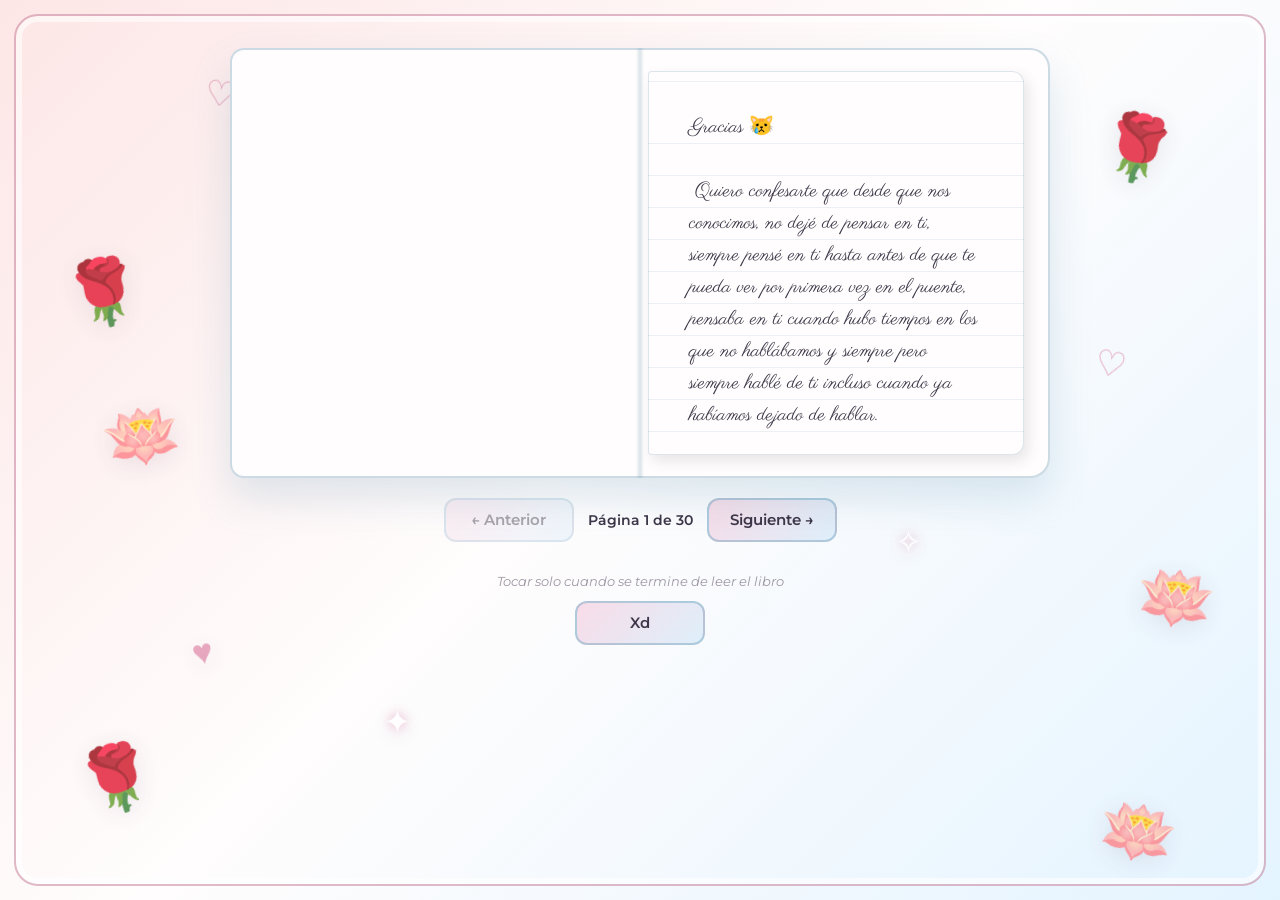
<file: Libro.html>
<!DOCTYPE html>
<html lang="es">
<head>
    <meta charset="UTF-8">
    <meta name="viewport" content="width=device-width, initial-scale=1.0">
    <title>Libro :3</title>
    <link rel="icon" href="img/icons8-cinnamoroll-16.png" type="image/png">
    <link rel="preconnect" href="https://fonts.googleapis.com">
    <link rel="preconnect" href="https://fonts.gstatic.com" crossorigin>
    <link href="https://fonts.googleapis.com/css2?family=Montserrat:wght@400;600;700&family=Parisienne&display=swap" rel="stylesheet">
    <link rel="stylesheet" href="css/styles.css?v=3">
</head>
<body class="page-carta">
    <div class="decoraciones-carta" aria-hidden="true">
        <span class="decoracion-carta decoracion-carta--rosa">🌹</span>
        <span class="decoracion-carta decoracion-carta--loto">🪷</span>
        <span class="decoracion-carta decoracion-carta--rosa-secundaria">🌹</span>
        <span class="decoracion-carta decoracion-carta--loto-secundaria">🪷</span>
        <span class="decoracion-carta decoracion-carta--rosa-inferior">🌹</span>
        <span class="decoracion-carta decoracion-carta--loto-inferior">🪷</span>
        <span class="decoracion-carta decoracion-carta--brillo decoracion-carta--brillo-uno">✦</span>
        <span class="decoracion-carta decoracion-carta--brillo decoracion-carta--brillo-dos">✧</span>
        <span class="decoracion-carta decoracion-carta--brillo decoracion-carta--brillo-tres">✦</span>
        <span class="decoracion-carta decoracion-carta--corazon decoracion-carta--corazon-uno">♡</span>
        <span class="decoracion-carta decoracion-carta--corazon decoracion-carta--corazon-dos">♥</span>
        <span class="decoracion-carta decoracion-carta--corazon decoracion-carta--corazon-tres">♡</span>
    </div>
    <main class="carta-escena">
        <div class="libro-carta" aria-label="Un libro que se abre para mostrar la carta">
            <div class="libro-carta__interior">
                <article class="carta-hoja carta-hoja--izquierda" aria-label="Hoja izquierda de la página 1" hidden>
                    <p></p>
                </article>
                <article class="carta-hoja carta-hoja--derecha" aria-label="Página 1">
                    <p>Gracias 😿 <br> <br> Quiero confesarte que desde que nos conocimos, no dejé de pensar en ti, siempre pensé en ti hasta antes de que te pueda ver por primera vez en el puente, pensaba en ti cuando hubo tiempos en los que no hablábamos y siempre pero siempre hablé de ti incluso cuando ya habíamos dejado de hablar.</p>
                </article>
                <article class="carta-hoja carta-hoja--izquierda" aria-label="Hoja izquierda de la página 2" hidden>
                    <p>Y es algo que hacía por lo hermoso que se sentía todo contigo, contigo aprendí que las cosas tienen un mayor peso en tu vida con la persona correcta y fue algo que me di cuenta cuando hastas las cosas más sencillas se sentían tan especial contigo, eran momentos que no podré olvidar nunca. Ya que sin duda alguna contigo siempre me senti especial e importante.</p>
                </article>
                <article class="carta-hoja carta-hoja--derecha" aria-label="Página 2" hidden>
                    <p>2024 <br><br> Sin duda mi año favorito ya que fue en el que nos conocimos, el 25/03/24 es la fecha que nunca se borrará de mi mente porque ese día es en el que sin saber pude conocer a mi persona favorita y a la que tanto amaria. </p>
                </article>
                <article class="carta-hoja carta-hoja--izquierda" aria-label="Hoja izquierda de la página 3" hidden>
                    <p>Una semana después de hablar recuerdo la primera vez que pude conocerte, estaba tan nervioso que sentía que mi voz se iba a romper por el miedo a que te decepciones de mí, tenía tanto miedo que se me dificultó verte directamente a los ojos cuando nos encontramos. Pero cuando vi esa mirada y esa sonrisa tuya, me diste confianza.</p>
                </article>
                <article class="carta-hoja carta-hoja--derecha" aria-label="Página 3" hidden>
                    <p>Verte así me dio algo de confianza en mí mismo para dar el intento de hablarte y no quedarme callado, no importa sea algo básico, quería hablarte y no permanecer en silencio como siempre lo había hecho antes con otras personas, al terminar la salida me sentía tan nervioso por saber cuál fue tu impresión de mí que no quería saber nada en todo el día, pero a la vez quería hablarte.</p>
                </article>
                <article class="carta-hoja carta-hoja--izquierda" aria-label="Hoja izquierda de la página 4" hidden>
                    <p>Recuerdo que cuando llegué a mi casa quise escribirte para saber si estabas bien y no te había sucedido algo en el camino pero al ver que no respondías pensé que había hecho algo mal o quizás te había sucedido algo y me preocupé demasiado, tanto que te escribí en roblox xd, pq también pensé que quizás me habías bloqueado, hasta que me respondiste y se me olvidó todo y me puse feliz denuevo.</p>
                </article>
                <article class="carta-hoja carta-hoja--derecha" aria-label="Página 4" hidden>
                    <p>Otras cosas que me marcaron ese año fue la primera carta que me diste, ya que también fue la primera vez que me regalaban algo fuera de mi familia, recuerdo que cuando llegué a mi casa lo primero que hice fue contarle a mi mamá y presumirla a todo el mundo sin importar si la carta parecía simple, porque lo que me importaba es que tú me la diste y eso lo hacía muy especial para mi.</p>
                </article>
                <article class="carta-hoja carta-hoja--izquierda" aria-label="Hoja izquierda de la página 5" hidden>
                    <p>Tu carta fue algo tan valioso que lo llevaba siempre conmigo en mi mochila y cuando llegaba una carta tuya tras otra las leía almenos una vez por semana para recordar todo lo que escribías en ellas, Hoy en día esas cartas las sigo teniendo guardadas y atesoradas como mi más grande recuerdo ya que con ellas sentí que realmente te importaba como para que te tomes el tiempo de escribirlas.</p>
                </article>
                <article class="carta-hoja carta-hoja--derecha" aria-label="Página 5" hidden>
                    <p>También no olvido el primer abrazo que me diste, fue un día en el que salías por ahí de las 4 o 5, ya no recuerdo la hora..., pero sí recuerdo que hablamos de muchas cosas y yo ya tenía más confianza de entablar una conversación contigo, cuando ya tenías que irte, recuerdo que te iba a saludar con la mano como antes lo había hecho, pero tú de un momento a otro me abrazaste.</p>
                </article>
                <article class="carta-hoja carta-hoja--izquierda" aria-label="Hoja izquierda de la página 6" hidden>
                    <p>Sé que al momento no parecía que el abrazo me afectó, pero cuando te fuiste me latió tan rápido el corazón, sentí las orejas hirviendo y la cara tan roja que en todo el transcurso para llegar a mi casa lo único que pensé fue en el calor que me dio tu abrazo, ese día sentí que toda mi vida había vivido en el frío, ya que ese calor se volvió mi favorito y me dejó con ganas de abrazarte.</p>
                </article>
                <article class="carta-hoja carta-hoja--derecha" aria-label="Página 6" hidden>
                    <p>También recuerdo que nos veíamos porque ibas a invitarme lo que preparabas en tu colegio, una vez me dejaste un taper y me dijiste que me lo podía quedar, pero para mí eso era imposible, así que la próxima salida que íbamos a tener te lo devolví pero con dulces que sabía que te gustaban o que me habías comentado antes ya que de alguna forma quería agradecerte.</p>
                </article>
                <article class="carta-hoja carta-hoja--izquierda" aria-label="Hoja izquierda de la página 7" hidden>
                    <p>Otra cosa que recuerdo fue cuando caminábamos al frente de tu colegio, a mí realmente me gustaba caminar contigo y el ir por ahí hacía la caminata más larga y agradable ya que era contigo, recuerdo que cuando ya estábamos por el puente tus amigas(creo), nos tomaron foto, yo me di cuenta cuando vinieron corriendo y te señalé para ver si las conocías :v.</p>
                </article>
                <article class="carta-hoja carta-hoja--derecha" aria-label="Página 7" hidden>
                    <p>Pero sin duda lo que me hizo llorar de lo feliz que estaba por el momento que había pasado, fue el día de mi cumpleaños en ese año. Casi nunca se acordaban de mi fecha, pero tú te acordaste y queríax que nos veamos, me diste una carta y un ramo junto a en ese entonces personaje favorito junto a mis dulces favoritos. Para mí todo eso fue el más lindo recuerdo de ese día.</p>
                </article>
                <article class="carta-hoja carta-hoja--izquierda" aria-label="Hoja izquierda de la página 8" hidden>
                    <p>Aparte de lo que me regalaste, ese día estaba contigo, pude pasar ese día tan especial junto a alguien que sin duda alguna, se había vuelto mi persona favorita. Después de todo el tiempo que pasé contigo, comencé a observarte más y más para saber qué te gustaba, interesarme en tus gustos, investigar y querer saber todo de ti para aprender a amarte.</p>
                </article>
                <article class="carta-hoja carta-hoja--derecha" aria-label="Página 8" hidden>
                    <p>Me encantaba pasar tiempo contigo, el estar a tu lado aunque solo sean por minutos, eran los minutos más divertidos que he tenido, me encantaba verte sonreír, me encantaba verte reír, me encantaba notar el cómo me prestabas atención cada que te contaba algo, sin importar que me tardara en hablar, tú me veías y a mí me daba vergüenza tener toda tu atención.</p>
                </article>
                <article class="carta-hoja carta-hoja--izquierda" aria-label="Hoja izquierda de la página 9" hidden>
                    <p>En tu último día de clases en el que pude verte, recuerdo que estaba tan nervioso y con miedo de que ese día fuera el último en el que pueda verte por lo lejos que nos encontramos, yo te abracé tanto que tenía ganas de llorar en el momento ya que no tenía el valor de decirte lo tanto que me importabas y lo que sentía. </p>
                </article>
                <article class="carta-hoja carta-hoja--derecha" aria-label="Página 9" hidden>
                    <p>No sabía qué era lo que podía pasar en ese pequeño lapso de tiempo en el que nosotros no podíamos vernos, por eso traté de verte todo lo que pude a los ojos y te abracé tanto para nunca olvidar ese hermoso rostro y el calor de esos abrazos que de un día para otro se habían vuelvo mis favoritos por el sentimiento y cariño que tengo y siempre tendré por ti.</p>
                </article>
                <article class="carta-hoja carta-hoja--izquierda" aria-label="Hoja izquierda de la página 10" hidden>
                    <p>2025 <br><br> Los primeros 2 meses fueron sin duda en los que más me divertí en ese año, aunque en ese mismo año nos dejáramos de hablar por un largo tiempo, siempre pero siempre estabas en mi mente, pensando en si te encontrabas bien o si no te había pasado algo malo.</p>
                </article>
                <article class="carta-hoja carta-hoja--derecha" aria-label="Página 10" hidden>
                    <p>Nunca te llegué a odiar por tu decisión ya que para mí eso era imposible, cómo podría odiar a la persona que marcó mi vida de manera positiva por una decisión que tú habías tomado, solo llegué a sentir pena por mí, pensando que todo fue mi culpa por tener miedo, hasta que me di cuenta que tú eras feliz en esos pequeños momentos que volvíamos a hablar y para mí eso era suficiente.</p>
                </article>
                <article class="carta-hoja carta-hoja--izquierda" aria-label="Hoja izquierda de la página 11" hidden>
                    <p>Me mostraste que eras feliz y me alegré por ti ya que hiciste que me diera cuenta que quizás me odié a mí mismo sin razón alguna. Ese año, te vi 2 veces, una vez cuando salimos y me diste una crema de peinar, para mí ese día tenía tanto miedo, no sabía si podía ser capaz de hablarte con la misma confianza de antes ya que habian pasado tantas cosas que pensé que me podías llegar a odiar.</p>
                </article>
                <article class="carta-hoja carta-hoja--derecha" aria-label="Página 11" hidden>
                    <p>Pero cuando te vi a lo lejos, me alegré y me moría de vergüenza de tan solo verte denuevo después de tanto tiempo, al notar tu mirada me dio algo de seguridad y poco a poco te hablé más, más de lo que llegué a hablar el año pasado, y era porque en todo el timepo que transcurrió, quise ser mejor persona, no solamente por mí, si no también por ti.</p>
                </article>
                <article class="carta-hoja carta-hoja--izquierda" aria-label="Hoja izquierda de la página 12" hidden>
                    <p>La segunda vez que te vi, no fue por una salida que tuviéramos, yo en todo el año tenía la esperanza de que al regresar caminando, podría verte denuevo y saludarte o sonreírte con solo verte, pero cuando te encontré no se me hizo difícil verte ya que entre todas las personas siempre destacabas, no logré acercarme y solo te vi a lo lejos con la esperanza que también me notaras.</p>
                </article>
                <article class="carta-hoja carta-hoja--derecha" aria-label="Página 12" hidden>
                    <p>Aunque ese año no tuvimos tantos momentos juntos después de Febrero, yo siempre pensaba y recordaba lo que alguna vez habíamos hecho, me sacabas sonrisas sin que estés, en las noches aparecías en mis sueños y me despertaba de lo más feliz de tan solo recordar, por más cosas que llegué hacer ese año, siempre quise pasar mi 2025 a tu lado como alguna vez te prometí.</p>
                </article>
                <article class="carta-hoja carta-hoja--izquierda" aria-label="Hoja izquierda de la página 13" hidden>
                    <p>2026 <br><br> Para mí en este año no esperaba mucho, ya que de por sí había empezado mal, y lo único que me daban ganas era de verte o hablarte por una vez más y saber el cómo estabas tú, quería un abrazo tuyo para volver a sentir que todo iba a mejorar como siempre me decías en esos tiempos.</p>
                </article>
                <article class="carta-hoja carta-hoja--derecha" aria-label="Página 13" hidden>
                    <p>Día tras día, no había llamada con mis amigos en las que no hablara de ti, no paraba de hablar con mi amigo de cuánto te extrañaba, aunque aveces reía y me sentía bien, sentía que me faltaba algo, un vacío que solo tú podías llenar, ya que no quería que nadie más tuviera la importancia que tú llegaste a tener para mí, por el simple hecho de que eras tú.</p>
                </article>
                <article class="carta-hoja carta-hoja--izquierda" aria-label="Hoja izquierda de la página 14" hidden>
                    <p>No sé cómo, pero terminé hablando contigo gracias a un amigo y no podría expresar qué tan feliz me puse cuando me di cuenta que eras tú, con que nosotros ya habláramos me alegrabas cada día, lo hacías especial aunque para ti podría haber sido algo normal, el estar hablándote y sabiendo de ti era lo mejor de este año.</p>
                </article>
                <article class="carta-hoja carta-hoja--derecha" aria-label="Página 14" hidden>
                    <p>Poco a poco nosotros hablábamos más, cada vez más y yo quería sincerarme contigo de todo lo que llegué a pensar y no llegué a decirte en su momento pensando que aunque eso podría volver a distanciarnos, almenos sentiría que terminé por decirte lo que tanto esperé, todo el tiempo que pasamos juntos o no, te seguí amando.</p>
                </article>
                <article class="carta-hoja carta-hoja--izquierda" aria-label="Hoja izquierda de la página 15" hidden>
                    <p>Cuando miré el celular después de decirte todo, estaba tan nervioso como siempre, pero al ver que también llegaste a pensar en mí, me hizo llorar, estaba tan feliz que estaba dispuesto a no cometer ningún error, y si lo hacía, no lo quería volver a cometer, ya que no quería hacerte daño alguno. Poco después de eso nosotros volvimos a salir juntos y estaba tan ansioso.</p>
                </article>
                <article class="carta-hoja carta-hoja--derecha" aria-label="Página 15" hidden>
                    <p>El 17/06/26, nos volvimos a ver después de tanto tiempo que pasó, desde que dijimos para vernos, contaba el tiempo que pasaba para que llegue ese momento en el que te podría ver denuevo después de tanto, lo primero que quería hacer era abrazarte fuerte y decir cuánto te extrañé todo este tiempo. Quería tener el valor de poder recibirte con los brazos abiertos al instante en el que te viera</p>
                </article>
                <article class="carta-hoja carta-hoja--izquierda" aria-label="Hoja izquierda de la página 16" hidden>
                    <p>Cuando te vi, te reconocí al instante, sé que para mí se me hace difícil el poder ver de lejos, pero si se trata de ti, nunca podría perderte de vista, ese día te veías tan linda, tan hermosa..., que lo primero que pensé fue en tener el valor de abrir mis brazos, para abrazarte tan fuerte y mirarte a los ojos denuevo, tener esa mirada tan cerca de mí, mirándome hablar de cualquier tontería</p>
                </article>
                <article class="carta-hoja carta-hoja--derecha" aria-label="Página 16" hidden>
                    <p>Me encantó el poder abrazarte en ese mismo instante, el sentir cómo me abrazabas, sentí que me extrañabas tanto como yo a ti, nosotros volvimos a caminar juntos denuevo y el verte tan feliz, me creaba un nudo en la garganta por lo sentimental que estaba, pero de igual forma, no quería volver a tener miedo a tu lado, quería hablarte de todo para volver a ver esa sonrisa</p>
                </article>
                <article class="carta-hoja carta-hoja--izquierda" aria-label="Hoja izquierda de la página 17" hidden>
                    <p>Día tras día salíamos juntos y para mí eran los días más hermosos que tuve en este año, después de cada salida recordaba cada momento que pasamos, cada risa que soltabas, cada sonreír que miraba tuyo, cada mirada que notaba, el cálido sentimiento de agarrar tu mano por primera vez y tener las ganas de nunca soltarte, los abrazos que me aliviaban, todo lo amaba.</p>
                </article>
                <article class="carta-hoja carta-hoja--derecha" aria-label="Página 17" hidden>
                    <p>Tenerte a mi lado denuevo hizo que mi corazón lata fuerte siempre que estaba contigo, ya sea cerca o lejos de ti, quería demostrarte qué tanto me importabas y sabía qué tanto te gustaban a ti los detalles, por eso comencé a escribir cartas, porque aunque yo nunca haya sido bueno con las palabras, contigo me salían solas ya que llegaban de lo más profundo de mi corazón </p>
                </article>
                <article class="carta-hoja carta-hoja--izquierda" aria-label="Hoja izquierda de la página 18" hidden>
                    <p>Palabras tan sinceras, sin miedo, sin manipulación, sin un objetivo en sí, solo eran palabras que demostraban mi amor por ti, todo salía de lo más profundo de mi corazón y alma, yo no quería darte una simple carta y ya, quería que sean varias, para poder demostrarte todo lo que mi voz no me permite, para poder expresar lo que sentía por ti aunque no supiera cómo hacerlo.</p>
                </article>
                <article class="carta-hoja carta-hoja--derecha" aria-label="Página 18" hidden>
                    <p>Cada salida, trataba de hacerte una carta, cada día pensaba en ti, cuando pasábamos tiempo juntos me distraía pensando en ti, si sentía que no hablábamos mucho, quería poder hablarte más de alguna u otra forma, te contaba mis cosas, pensaba en qué podría gustarte, pensaba en qué te molestaría si yo lo hiciera y lo evitaba, a tu lado, terminé siendo un tonto, pero era tu tonto, no?</p>
                </article>
                <article class="carta-hoja carta-hoja--izquierda" aria-label="Hoja izquierda de la página 19" hidden>
                    <p>Yo tenía tanto que decirte, tanto que expresarte, tanto que demostrarte, tanto tiempo pasó desde que te pude ver y hablar de esa forma, que sentí que todo lo que sentía se acumuló para poder demostrarte qué tanto te amo, y aunque aveces sentía que no llegaba a cumplir tus expectativas, me esforzaba por llegar a serlo, porque yo era tan feliz contigo, que quería que tú también lo fueses.</p>
                </article>
                <article class="carta-hoja carta-hoja--derecha" aria-label="Página 19" hidden>
                    <p>EL día que más disfruté a tu lado este año, sin duda fue el 26/06. Fue el día en el que nos escapamos por ahí junto a tus amigas y sus amigos, creo. Pero para mí este día es tan especial, porque fue como pasar un día entero, solo contigo, como si solo existiéramos solo tú y yo, caminando por las calles, viendo los parques, las casas, y mirándonos el uno al otro agarrados de la mano.</p>
                </article>
                <article class="carta-hoja carta-hoja--izquierda" aria-label="Hoja izquierda de la página 20" hidden>
                    <p>También fue el día en el que por primera vez hiciste algo a mi mejilla (medapena), yo de verdad disfruté ese día porque era como un sueño hecho reaidad, aunque también pienso en ese día cada momento, me siento mal aveces por algunas cosas que hice en su momento, como el no querer tomarnos foto, o cuando me grabaste por casualidad</p>
                </article>
                <article class="carta-hoja carta-hoja--derecha" aria-label="Página 20" hidden>
                    <p>Tuve miedo de que cuando revises ese video o esas fotos de nosotros, te fijes en mí y me mires como yo me llegaba a ver a mí mismo, de verdad lo siento por eso, ya que pudo ser la oportunidad perfecta en la que tendríamos guardado un recuerdo juntos que quizás nosotros podríamos ver en el futuro y recordar esos tiempos en los que reíamos como tontos</p>
                </article>
                <article class="carta-hoja carta-hoja--izquierda" aria-label="Hoja izquierda de la página 21" hidden>
                    <p>De verdad me disculpo por ser así ese día, porque también sentí que estaba siendo muy distante y no hablaba tanto como llegué a imaginar, aunque disfruté ese día más que cualquier otro que haya vivido, yo espero con todo el corazón que lo hayas disfrutado tanto como yo y no te haya decepcionado mi forma de ser ese día.</p>
                </article>
                <article class="carta-hoja carta-hoja--derecha" aria-label="Página 21" hidden>
                    <p>Gianella, ahora mismo nosotros no hablamos, lo sé, has pasado tantas cosas que parece ser imposible hacerlo por ahora, pero no quiero que olvides que nunca dejo de pensar en ti, nunca dejé de hacerlo, tampoco olvido los momentos que alguna vez vivimos y sé que alguna vez por 2025 te dije que los olvidé cuando me preguntaste si recordaba.</p>
                </article>
                <article class="carta-hoja carta-hoja--izquierda" aria-label="Hoja izquierda de la página 22" hidden>
                    <p>En ese momento tuve miedo y te mentí, no quería que notes que te seguía extrañando, después de todo tú te veías tan feliz y no quería interferir en algo que te gustaba, o cuando te dije este año quiénes eran las personas más importantes y te puse por debajo de otras personas cuando la verdad era de que te priorizaba por encima de todos sin importar de quien se trate.</p>
                </article>
                <article class="carta-hoja carta-hoja--derecha" aria-label="Página 22" hidden>
                    <p>Perdón, sé que hice muchas cosas malas en todo lo que te conozco y trato de no repetirlas y aprender de ellas, pero porfavor nunca olvides que nunca dejé de pensar en ti, nunca dejé de preocuparme por cómo te sentías y encontrabas, nunca miré a otra persona como llegué a mirarte, nunca pero nunca pondré a otra persona por encima de ti.</p>
                </article>
                <article class="carta-hoja carta-hoja--izquierda" aria-label="Hoja izquierda de la página 23" hidden>
                    <p>Tú siempre serás mi persona favorita pase lo que pase, siempre estaré para lo que necesites, yo quiero volver a hablar contigo, tengo muchas ganas, demasiadas, pero si no podemos hacerlo en entos momentos, yo esperaré lo que haga falta, ya que para mí sería un alivio volver a hablar contigo o quizás volver a coincidir...</p>
                </article>
                <article class="carta-hoja carta-hoja--derecha" aria-label="Página 23" hidden>
                    <p>Pero hasta que llegue ese momento que tanto esperaré con ansias, yo me volveré una persona que sea capaz de lograr lo que se proponga y alguien capaz de poder verte a los ojos sin titubear, ya que para mí  siempre serás tú y sé que fuiste tú la persona a la que siempre terminó eligiendo en todas mis vidas sin importar todo lo que vivamos.</p>
                </article>
                <article class="carta-hoja carta-hoja--izquierda" aria-label="Hoja izquierda de la página 24" hidden>
                    <p>No miento si digo que lloré mientras escribía todo esto, el recordar esos momentos, todo, es tan lindo cuando me pongo a pensar en ello, fueron cosas tan simples pero a la vez tan importantes que sé que si lo hubiera hecho con cualquier otra persona que no seas tú, no iba a sentir ni cerca lo mismo de lo que llegué a sentir contigo.</p>
                </article>
                <article class="carta-hoja carta-hoja--derecha" aria-label="Página 24" hidden>
                    <p>Si tuviera que quejarme de algo de ti, sería las veces que decías que no eras linda, ya que para mí siempre fuiste la chica más hermosa que llegué a conocer, porque a tu lado, cualquier chica no se comparaba en nada a ti, nunca aparté mi mirada de ti, siempre que podía te veía y pensaba, cómo alguien tan hermosa pasaba tiempo conmigo, como pude tuve tanta suerte?</p>
                </article>
                <article class="carta-hoja carta-hoja--izquierda" aria-label="Hoja izquierda de la página 25" hidden>
                    <p>Tu mirada fue motivo de que quedara tan embobabado de ti, esos ojos que aveces decías que no eran bellos, fueron los más hermosos que jamás haya visto. La forma en que expresaban el cómo te sentías, cuando estabas feliz, estabas enojada de broma, cuando no te gustaba algo que había hecho, me daba motivos para seguir viéndote sin quitarte la mirada.</p>
                </article>
                <article class="carta-hoja carta-hoja--derecha" aria-label="Página 25" hidden>
                    <p>Tu sonrisa fue lo primero que vi cuando nos conocimos, aún lo recuerdo, esa mirada junto a esa sonrisa me mataron de la manera más linda que pude imaginar, la forma en que sonreías quedaba tan bien contigo, te veías tan tierna y linda que nunca se borrará de mi mente aquella sonrisa que logré sacarte por primera vez.</p>
                </article>
                <article class="carta-hoja carta-hoja--izquierda" aria-label="Hoja izquierda de la página 26" hidden>
                    <p>Tu voz tan melódica para mí, era tan agradable de escuchar, ese tono diferente y suave para mis odios, fue el más bello que alguna vez haya escuchado, tenías una forma de expresar todo que me hacías reír por lo fácil que lo hacías ver, cuando a mí se me difultaba, me encantaba oír tu voz, con ese tono molesto, cariñoso, chistoso, alegre y suave que me avergonzaba tanto.</p>
                </article>
                <article class="carta-hoja carta-hoja--derecha" aria-label="Página 26" hidden>
                    <p>Tu risa es mi primer y mayor logro que tuve al conocerte, nunca pensé que podría hacer reír a alguien como tú te reías de lo que te contaba, simplemente el escucharte me ponía tan feliz que me daban ganas de seguir intentando sacar esas carcajadas tan alegres y pegajosa que tenías, ya que el tan solo escucharla me daba años de vida porque me hacía sentir que hacía las cosas bien.</p>
                </article>
                <article class="carta-hoja carta-hoja--izquierda" aria-label="Hoja izquierda de la página 27" hidden>
                    <p>Tu cabello era tan suave, pocas veces pude tocarlo pero cada vez que lo veía, sabía que eras tú, tenía esa linda forma que te hacía ser única, y sé que aunque no haya visto todos los peinados o cortes que alguna vez te hiciste, sé que me encantarían todos por igual ya que tu cabello era tan perfecto como todo en ti que no puede evitar pensar en cómo te puede quedar todo bien</p>
                </article>
                <article class="carta-hoja carta-hoja--derecha" aria-label="Página 27" hidden>
                    <p>Gianella, ya se acaba el año y eso significa que llega tu promoción, por todo lo que sucede realmente no creo poder llegar a verte en el vestido que tanto me hablaste y dijiste que te encantó, pero sé que te verías como una princesa, la más hermosa de todas, no lo dudo ni lo pienso mucho porque la respuesta es fácil. Espero la pases bien lindo y guardes recuerdos en ese día tan especial y único.</p>
                </article>
                <article class="carta-hoja carta-hoja--izquierda" aria-label="Hoja izquierda de la página 28" hidden>
                    <p>Espero te haya gustado todo lo que escribí, ya que a mí me encantó recordarlos y relatarlos en base a mi experiencia, quiero agradecerte por todo la compañía que me hiciste en estos 3 años, no importa si hablábamos o no, realmente siempre te tuve en cuenta a pesar de todo lo que me llegaron a decir, siempre confié en tu palabra y solamente en ti, ya que no conozco a una persona más maravillosa que tú</p>
                </article>
                <article class="carta-hoja carta-hoja--derecha" aria-label="Página 28" hidden>
                    <p>No te culpes por cosas que no son tu problema, todo estará bien, deja que todo transcurra y se arregle con el paso del tiempo, no todo se arregla al instante, eres una buena persona y nunca lo dudes, y si lo haces alguna vez, recuerda lo que escribí aquí, ya que el simple hecho de pensarte, me hace tan feliz como esos días en 2024 en los que recien te conocia.</p>
                </article>
                <article class="carta-hoja carta-hoja--izquierda" aria-label="Hoja izquierda de la página 29" hidden>
                    <p>Porque aunque haya omitido varias cosas que harían el libro más extenso, no quiero quitarte tu tiempo, pero me hiciste tan feliz con todos los momentos que vivimos, no llegaré a conocer a alguien tan importante como tú y de eso estoy más que seguro, prometo cumplir mi promesa de amarte siempre, porque si ya lo voy haciendo 3 años, sé que será fácil el resto de mi vida</p>
                </article>
                <article class="carta-hoja carta-hoja--derecha" aria-label="Página 29" hidden>
                    <p>Si algún día me necesitas para algo, estaré disponible o haré todo lo posible para estar a tu lado, si algún día te sientes sola y necesitas ver a alguien o quieres hablar con alguien, prometo estar ahí para ti, para abrazarte o regresarte esa sonrisa hasta que todo se arregle. Nunca dejaré de pensar en ti Gianella.</p>
                </article>
                <article class="carta-hoja carta-hoja--izquierda" aria-label="Hoja izquierda de la página 30" hidden>
                    <p>Espero la pases bien hermoso y vaya todo perfecto en este día linda, no dejes que nadie apague ese brillo que tienes y del que tanto admiré y me hacía feliz cada día que llegaba a verlo en tus ojos, sé tú misma y no dejes que alguien decida el cómo debes vivir. sigue el camino de Dios que todavía te queda una larga vida. Suerte con todo, te prometo estar para ti siempre que me necesites, te amo.</p>
                </article>
            </div>
            <div class="libro-carta__portada" aria-hidden="true">
                <span><img src="img/Cinnamoroll.webp" alt=""></span>
            </div>
        </div>
        <nav class="carta-controles" aria-label="Navegación de páginas">
            <button class="carta-controles__boton" id="paginaAnterior" type="button" disabled>← Anterior</button>
            <span class="carta-controles__contador" id="contadorPaginas" aria-live="polite">Página 1 de 30</span>
            <button class="carta-controles__boton" id="paginaSiguiente" type="button">Siguiente →</button>
        </nav>
        <div class="carta-controles__continuar">
            <p class="carta-controles__nota">Tocar solo cuando se termine de leer el libro</p>
            <a class="carta-controles__boton" href="recuerdo.html">Xd
            </a>
        </div>
    </main>
    <script src="js/Libro.js"></script>
</body>
</html>
</file>
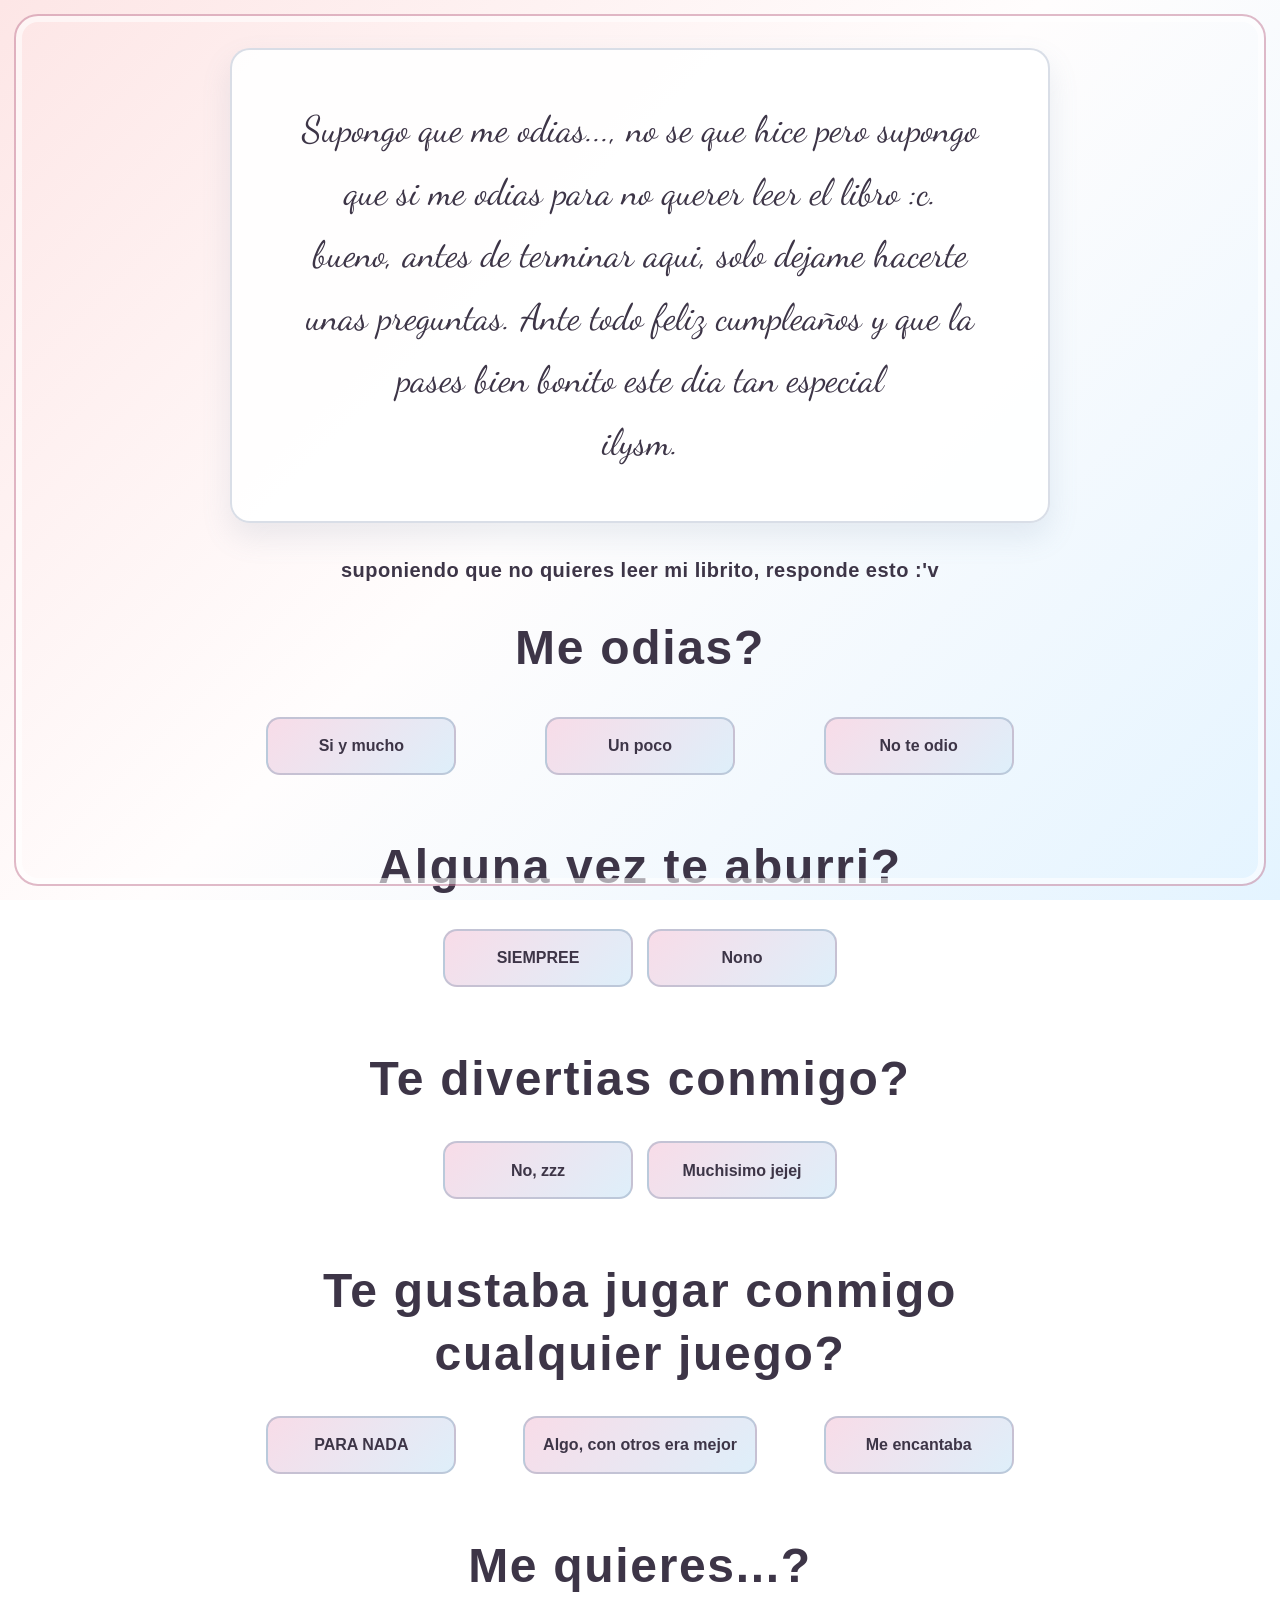
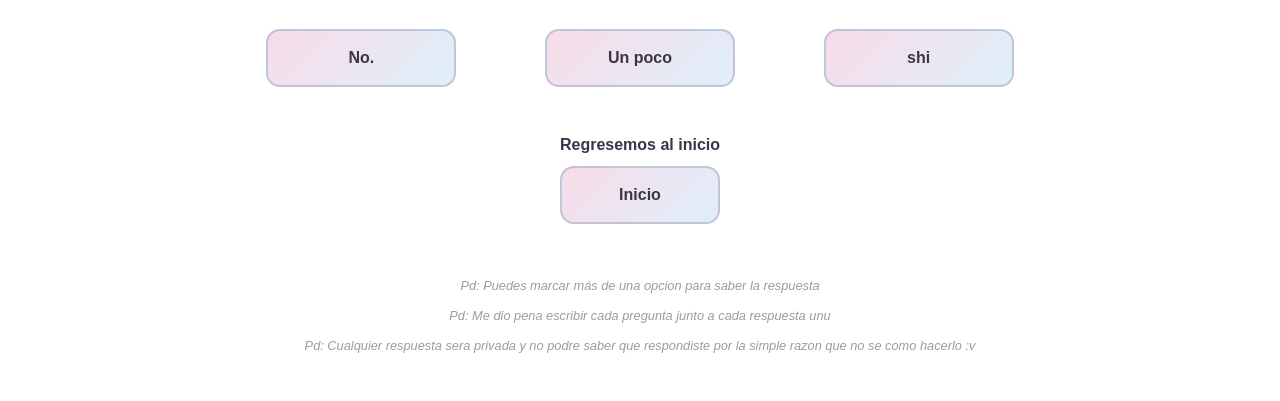
<file: ok.html>
<!DOCTYPE html>
<html lang="es">
<head>
    <meta charset="UTF-8">
    <meta name="viewport" content="width=device-width, initial-scale=1.0">
    <title>OK</title>
    <link rel="icon" href="img/icons8-cinnamoroll-16.png" type="image/png">
    <link rel="preconnect" href="https://fonts.googleapis.com">
    <link rel="preconnect" href="https://fonts.gstatic.com" crossorigin>
    <link href="https://fonts.googleapis.com/css2?family=Dancing+Script:wght@500;600;700&display=swap" rel="stylesheet">
    <link rel="stylesheet" href="css/styles.css">
</head>
<body class="page-ok">
    <main class="ok-contenido">
        <p class="ok-carta">Supongo que me odias..., no se que hice pero supongo que si me odias para no querer leer el libro :c.<br>
            bueno, antes de terminar aqui, solo dejame hacerte unas preguntas. Ante todo feliz cumpleaños y que la pases bien bonito este dia tan especial <br> ilysm.</p>

        <p class="ok-introduccion">suponiendo que no quieres leer mi librito, responde esto :'v</p>
        <h1 class="ok-pregunta">Me odias?</h1>

        <div class="ok-opciones" aria-label="Respuestas a la pregunta">
            <div class="ok-opcion">
                <button class="ok-boton" type="button" data-respuesta=":c">Si y mucho</button>
            </div>
            <div class="ok-opcion">
                <button class="ok-boton" type="button" data-respuesta="Bueno...">Un poco</button>
            </div>
            <div class="ok-opcion">
                <button class="ok-boton" type="button" data-respuesta="jejej">No te odio</button>
            </div>
        </div>

        <section class="ok-pregunta-grupo" aria-labelledby="pregunta-aburrir">
            <h2 id="pregunta-aburrir" class="ok-pregunta">Alguna vez te aburri?</h2>
            <div class="ok-opciones ok-opciones--compactas" aria-label="Respuestas a si alguna vez se aburrió">
                <div class="ok-opcion">
                    <button class="ok-boton" type="button" data-respuesta=":c">SIEMPREE</button>
                </div>
                <div class="ok-opcion">
                    <button class="ok-boton" type="button" data-respuesta=":3">Nono</button>
                </div>
            </div>
        </section>

        <section class="ok-pregunta-grupo" aria-labelledby="pregunta-diversion">
            <h2 id="pregunta-diversion" class="ok-pregunta">Te divertias conmigo?</h2>
            <div class="ok-opciones ok-opciones--compactas" aria-label="Respuestas a si se divertía conmigo">
                <div class="ok-opcion">
                    <button class="ok-boton" type="button" data-respuesta="Entiendo...">No, zzz</button>
                </div>
                <div class="ok-opcion">
                    <button class="ok-boton" type="button" data-respuesta="Yo tambien me divertia muchisimo jejej">Muchisimo jejej</button>
                </div>
            </div>
        </section>

        <section class="ok-pregunta-grupo" aria-labelledby="pregunta-juegos">
            <h2 id="pregunta-juegos" class="ok-pregunta">Te gustaba jugar conmigo cualquier juego?</h2>
            <div class="ok-opciones" aria-label="Respuestas sobre jugar juntos">
                <div class="ok-opcion">
                    <button class="ok-boton" type="button" data-respuesta="Mmmm">PARA NADA</button>
                </div>
                <div class="ok-opcion">
                    <button class="ok-boton" type="button" data-respuesta="..."><span>Algo, con <strong>otros</strong> era mejor</span></button>
                </div>
                <div class="ok-opcion">
                    <button class="ok-boton" type="button" data-respuesta="Para mi todo era hermoso contigo :c">Me encantaba</button>
                </div>
            </div>
        </section>

        <section class="ok-pregunta-grupo" aria-labelledby="pregunta-querer">
            <h2 id="pregunta-querer" class="ok-pregunta">Me quieres...?</h2>
            <div class="ok-opciones" aria-label="Respuestas a si me quieres">
                <div class="ok-opcion">
                    <button class="ok-boton" type="button" data-respuesta="Igualmente te sigo queriendo :3">No.</button>
                </div>
                <div class="ok-opcion">
                    <button class="ok-boton" type="button" data-respuesta="Pues yo másss :3">Un poco</button>
                </div>
                <div class="ok-opcion">
                    <button class="ok-boton" type="button" data-respuesta="Pues ya sabes que yo siempre te voy a querer másss que tu a mi :3">shi</button>
                </div>
            </div>
        </section>

        <div class="ok-regreso">
            <p>Regresemos al inicio</p>
            <a class="ok-boton ok-boton--inicio" href="index.html">Inicio</a>
        </div>

        <p class="ok-nota"> Pd: Puedes marcar más de una opcion para saber la respuesta  <br> <br> Pd: Me dio pena escribir cada pregunta junto a cada respuesta unu <br> <br> Pd: Cualquier respuesta sera privada y no podre saber que respondiste por la simple razon que no se como hacerlo :v</p>
    </main>

    <script src="js/ok.js"></script>
</body>
</html>
</file>
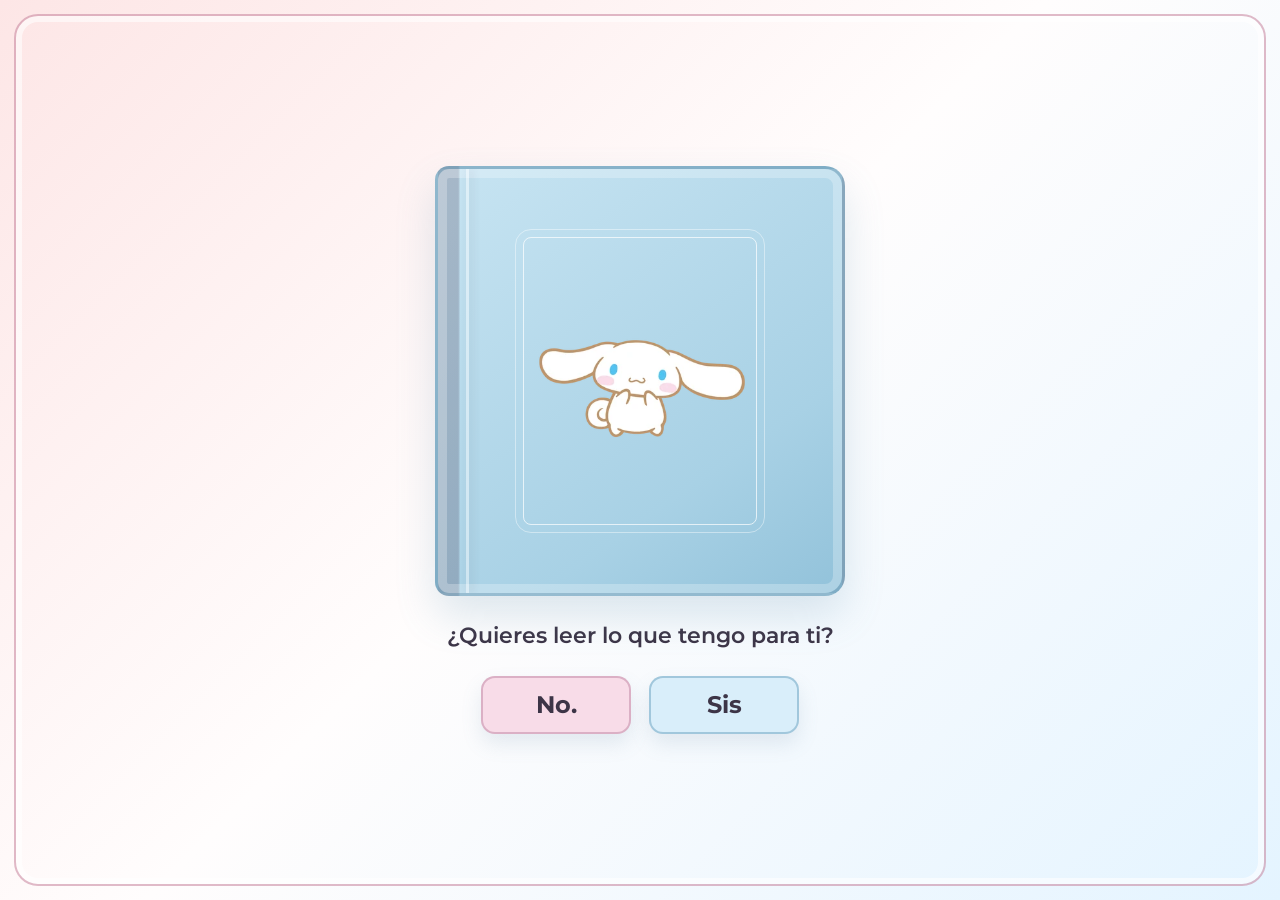
<file: propuesta.html>
<!DOCTYPE html>
<html lang="es">
<head>
    <meta charset="UTF-8">
    <meta name="viewport" content="width=device-width, initial-scale=1.0">
    <title>Elige :v</title>
    <link rel="icon" href="img/icons8-cinnamoroll-16.png" type="image/png">
    <link rel="preconnect" href="https://fonts.googleapis.com">
    <link rel="preconnect" href="https://fonts.gstatic.com" crossorigin>
    <link href="https://fonts.googleapis.com/css2?family=Montserrat:wght@400;600;700;800&family=Parisienne&display=swap" rel="stylesheet">
    <link rel="stylesheet" href="css/styles.css">
</head>
<body class="page-propuesta">
    <main class="propuesta">
        <div class="libro-propuesta" aria-label="Libro cerrado">
            <span class="libro-propuesta__lomo" aria-hidden="true"></span>
            <span class="libro-propuesta__titulo" aria-hidden="true"><img src="img/Cinnamoroll.webp" alt=""></span>
            <span class="libro-propuesta__danos" aria-hidden="true"></span>
            <span id="mensajeEscapista" class="libro-propuesta__mensaje" hidden>._.</span>
        </div>

        <p id="mensaje" class="texto-bajo">¿Quieres leer lo que tengo para ti?</p>

        <div class="acciones">
            <button id="btnNo" class="accion accion--no" type="button">No.</button>
            <a id="btnSi" class="accion accion--si" href="Libro.html">
                <span class="accion__texto">Sis</span>
                <span class="si-indicadores" aria-hidden="true">
                    <span class="si-indicadores__flecha si-indicadores__flecha--izquierda"></span>
                    <span class="si-indicadores__texto">(Elige esta pls)</span>
                </span>
            </a>
        </div>
    </main>

    <div id="noEscapista" class="no-escapista" hidden>
        <button id="btnNoEscapista" class="accion accion--no no-escapista__boton" type="button">No.</button>
    </div>

    <script src="js/propuesta.js"></script>
</body>
</html>
</file>
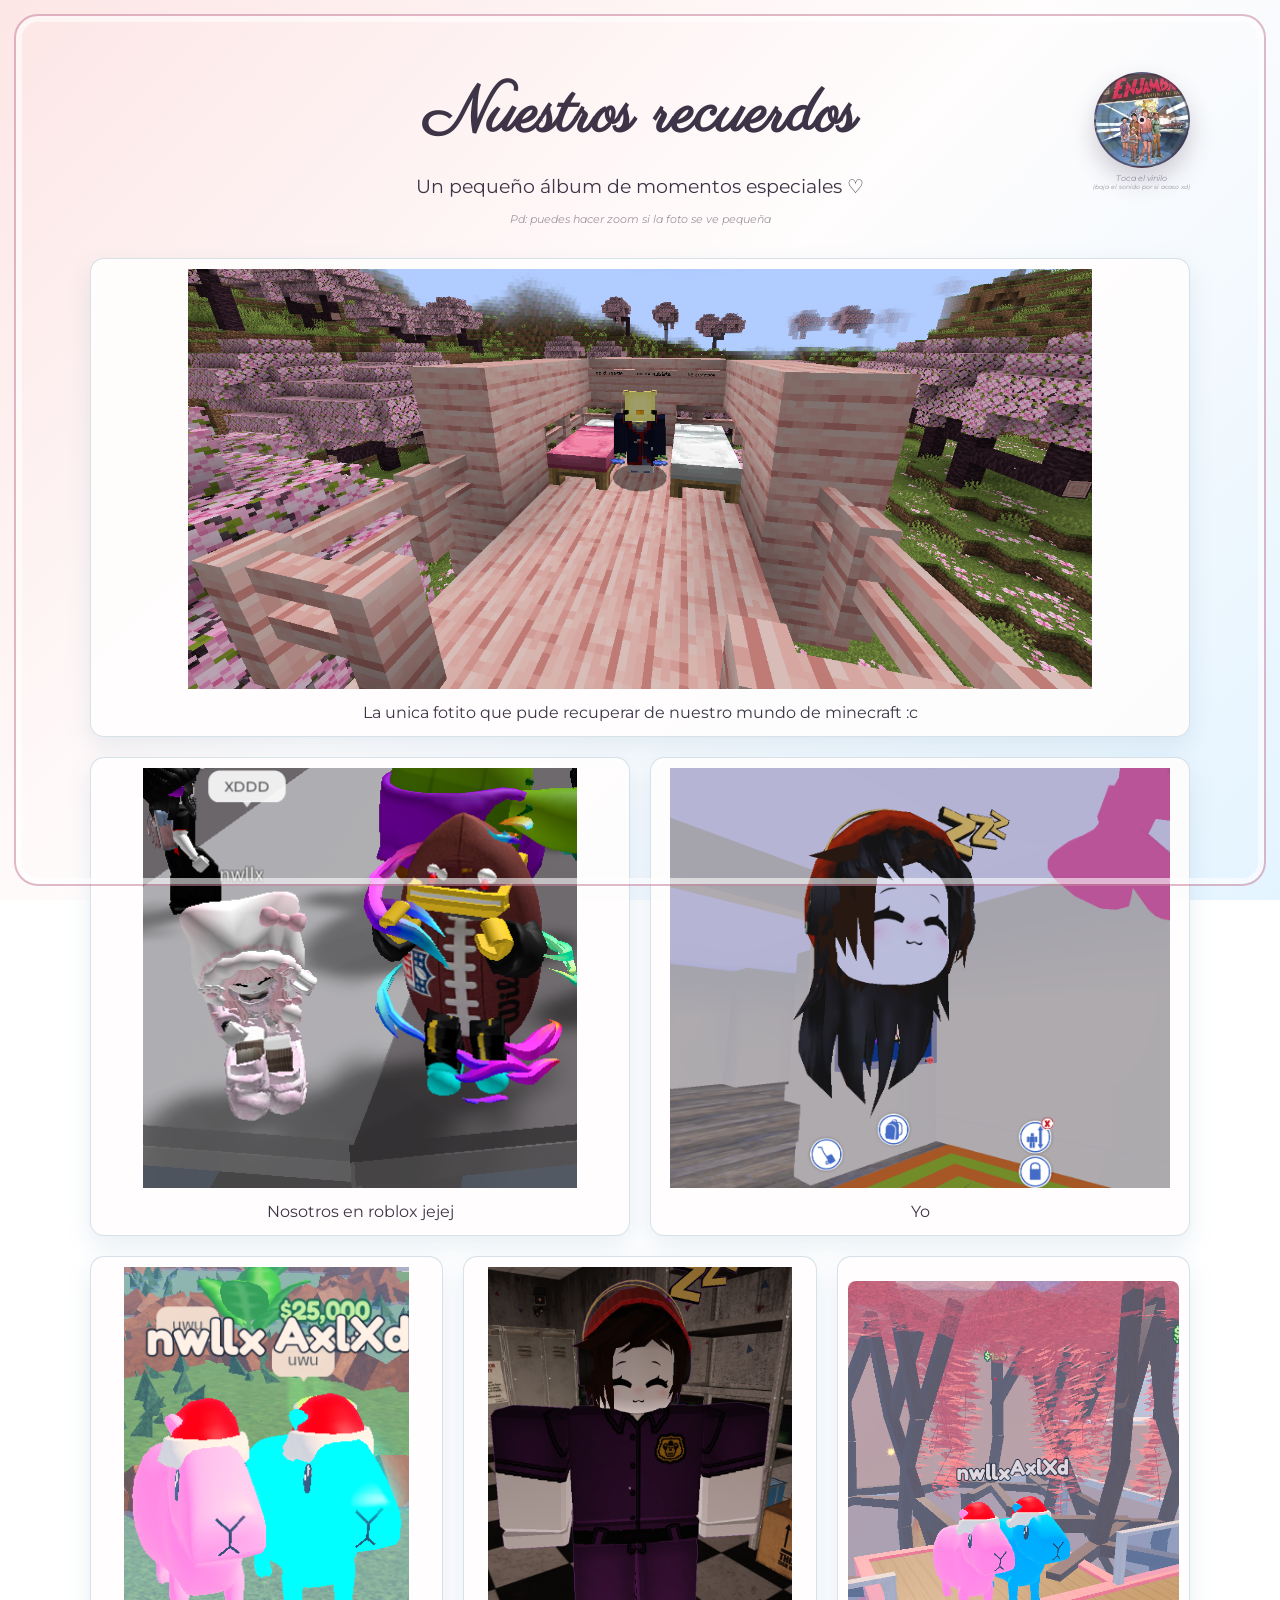
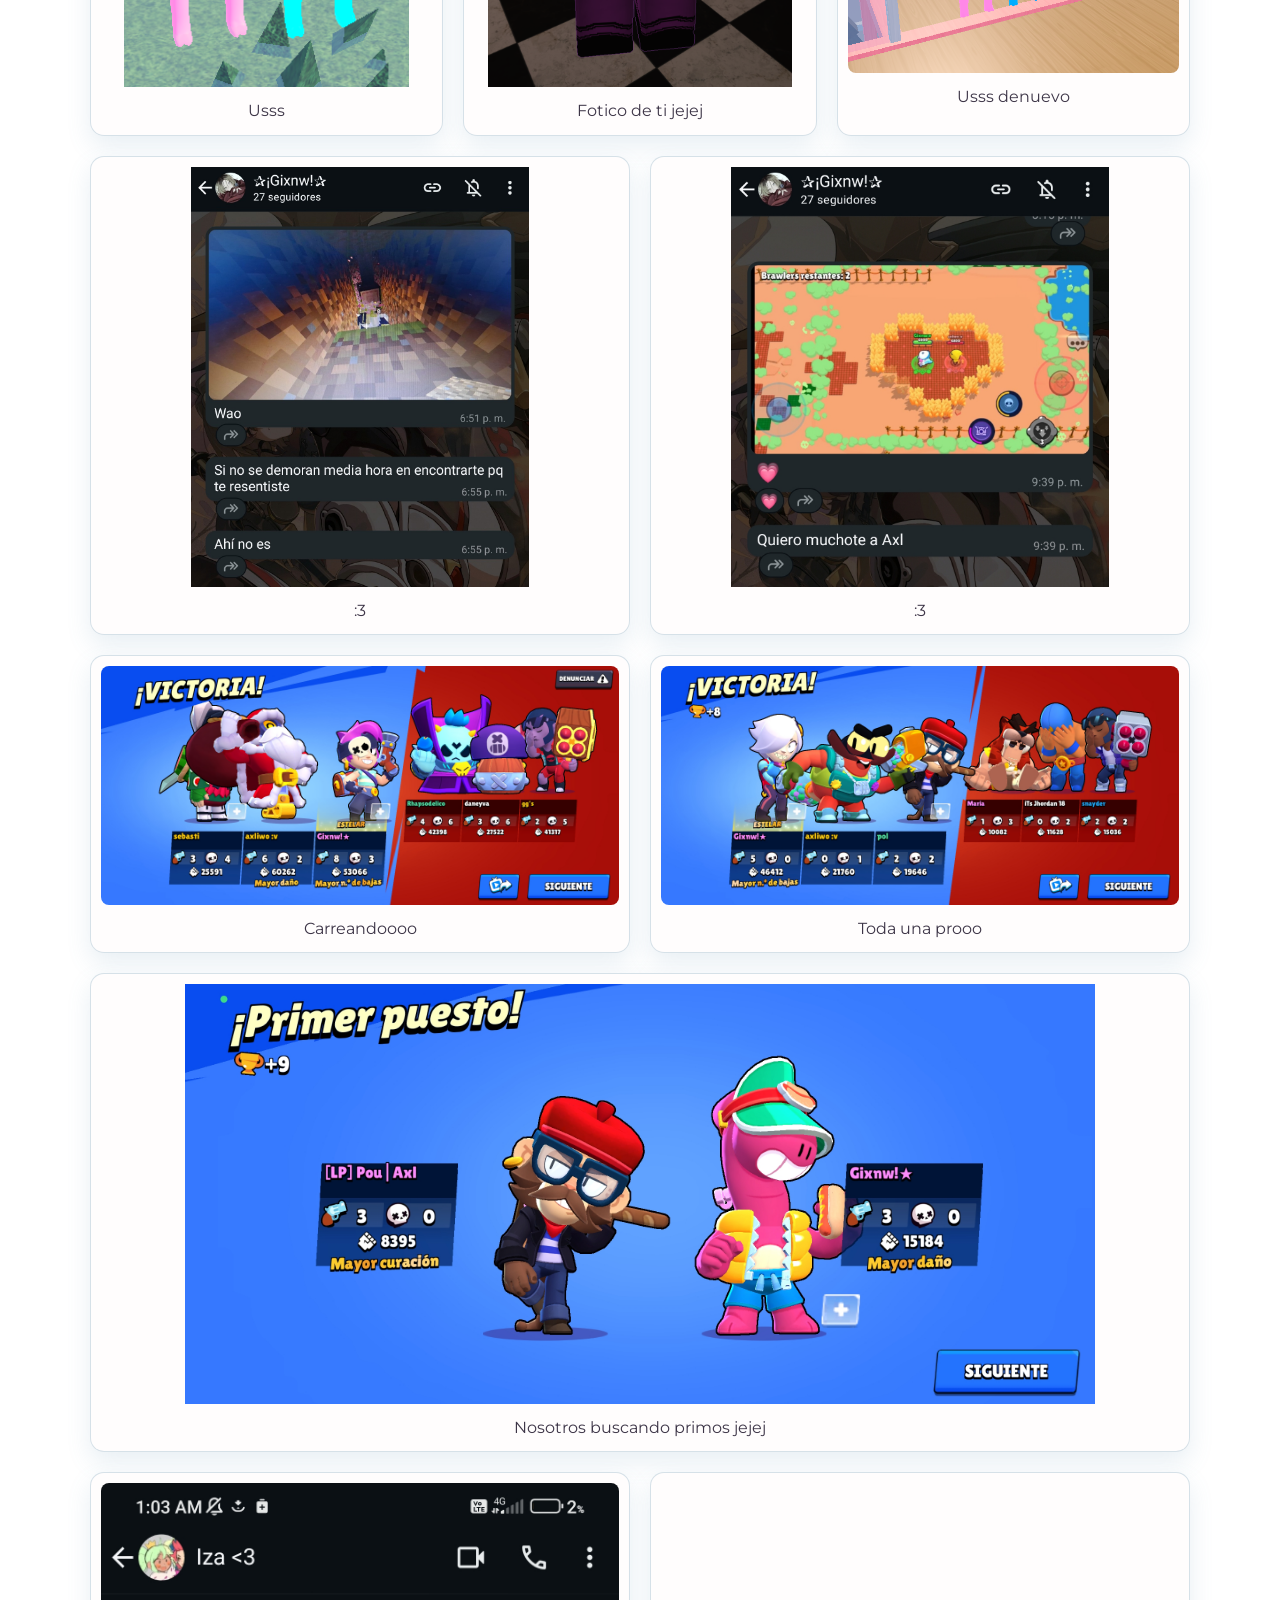
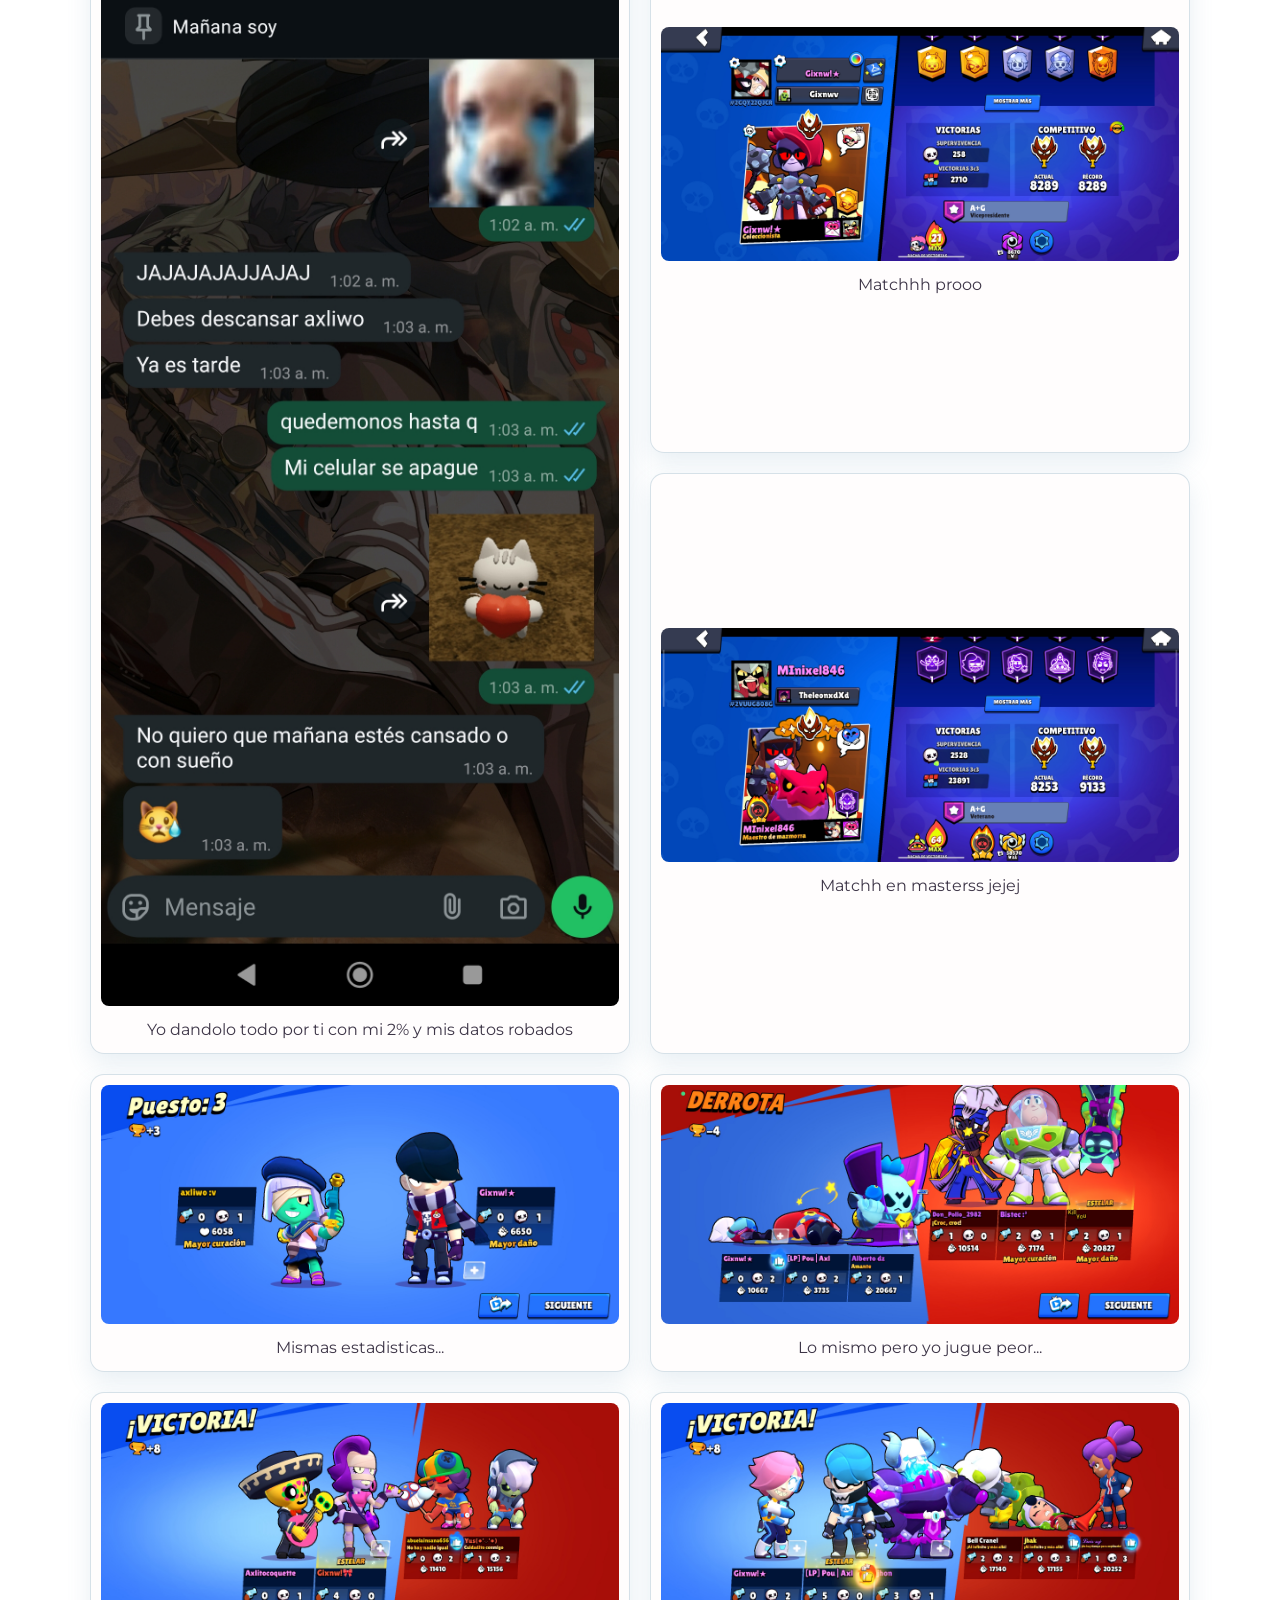
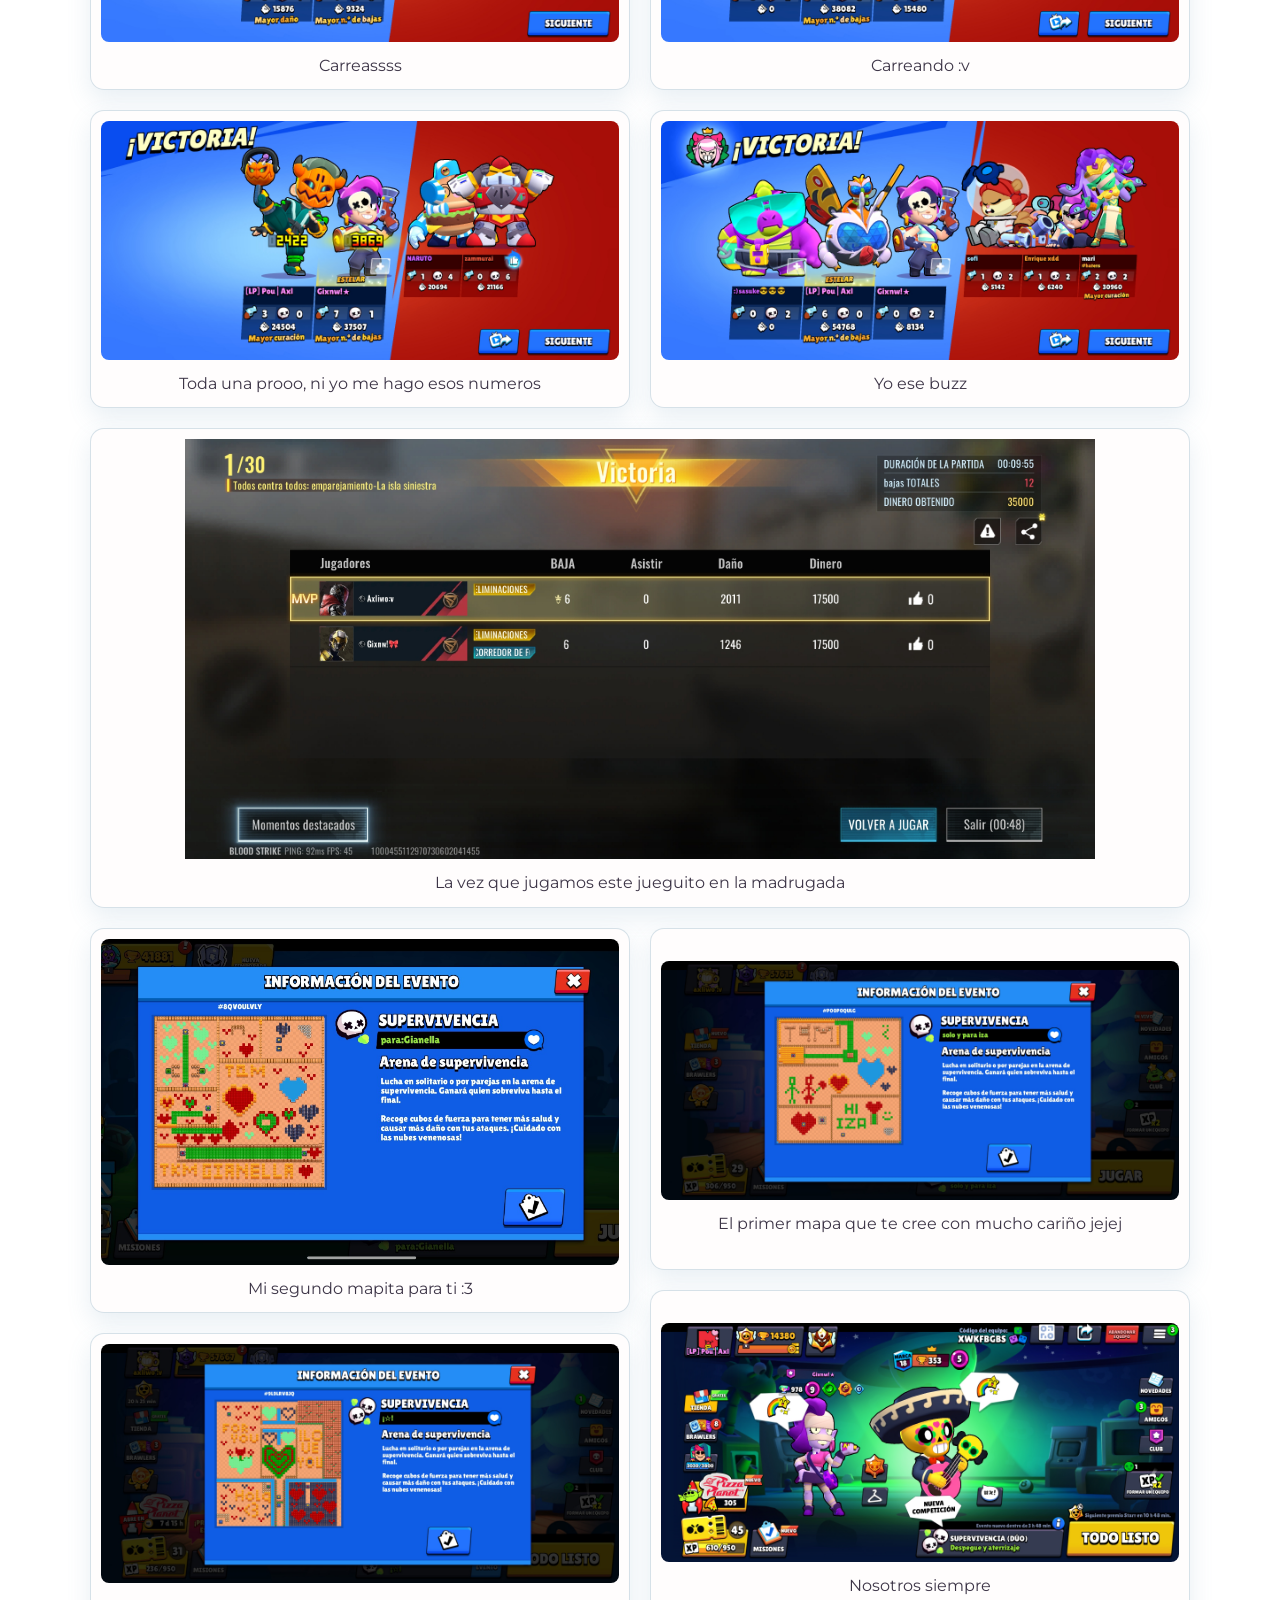
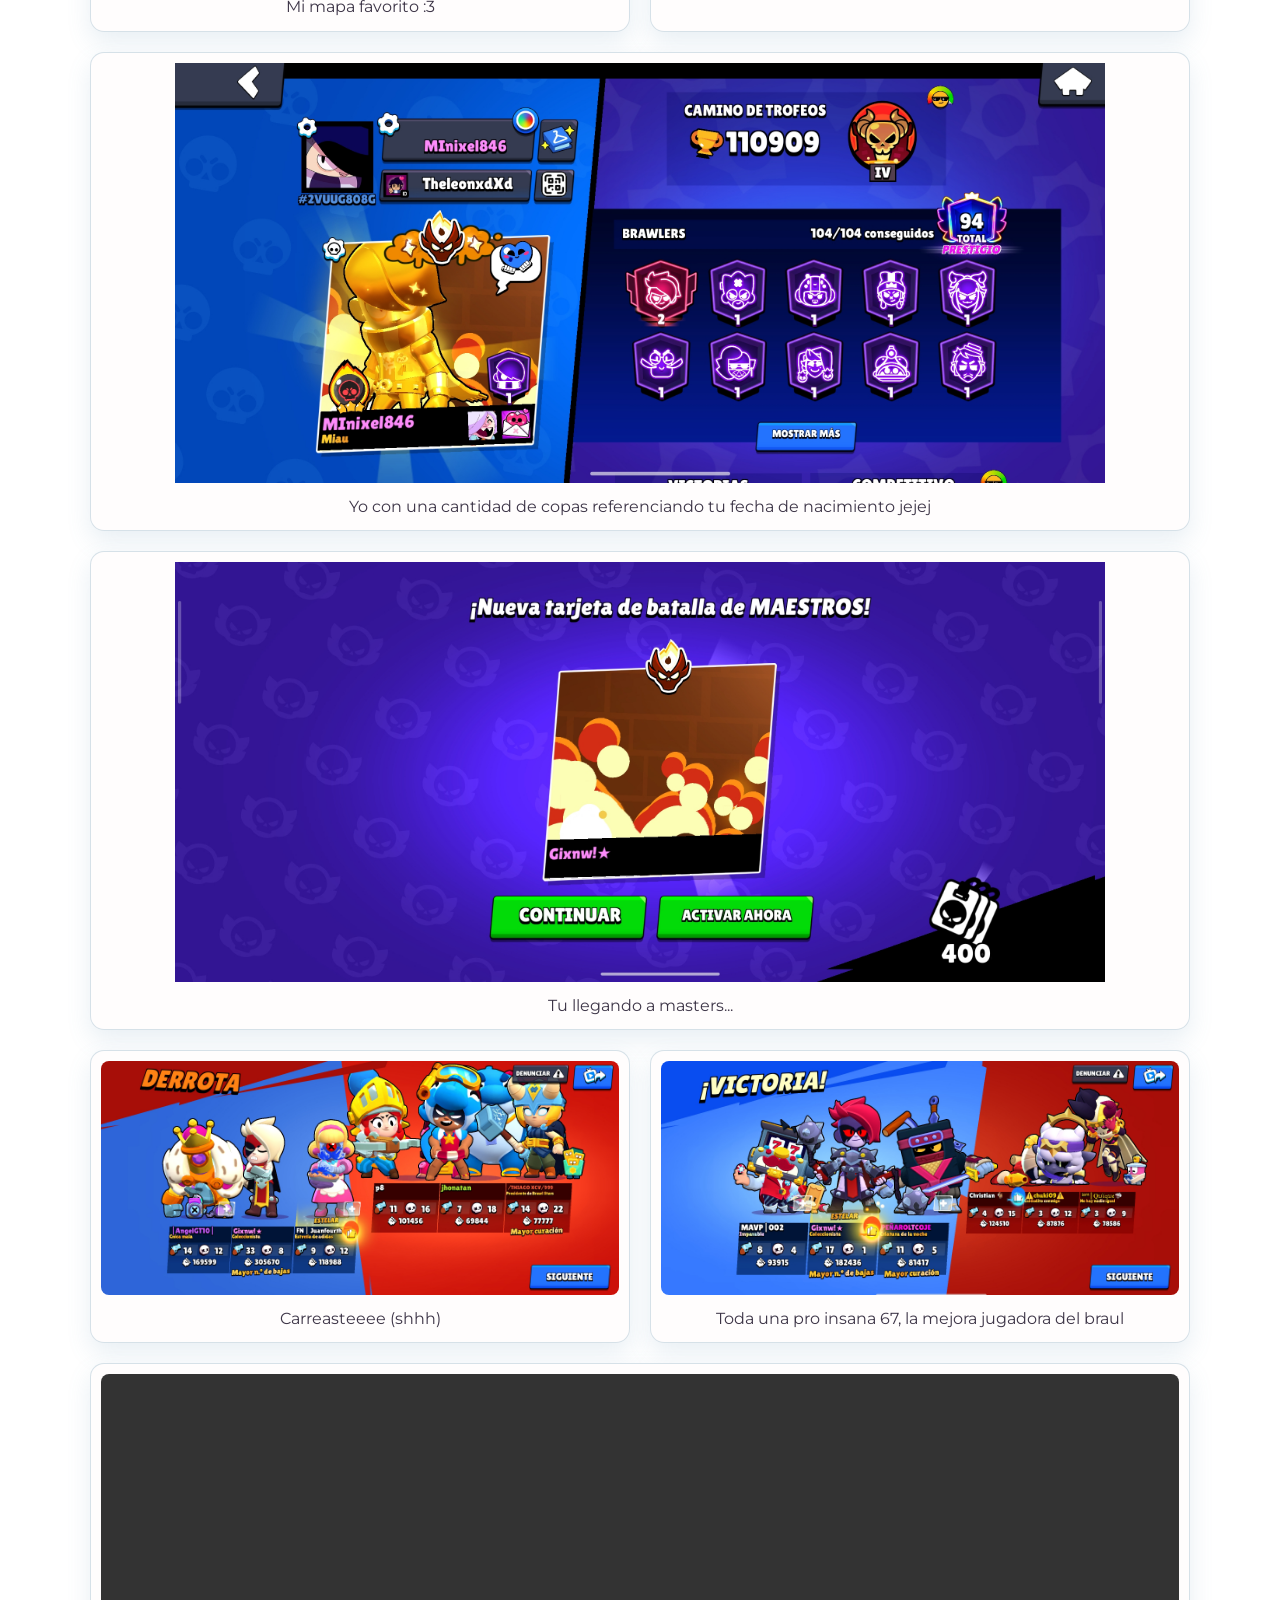
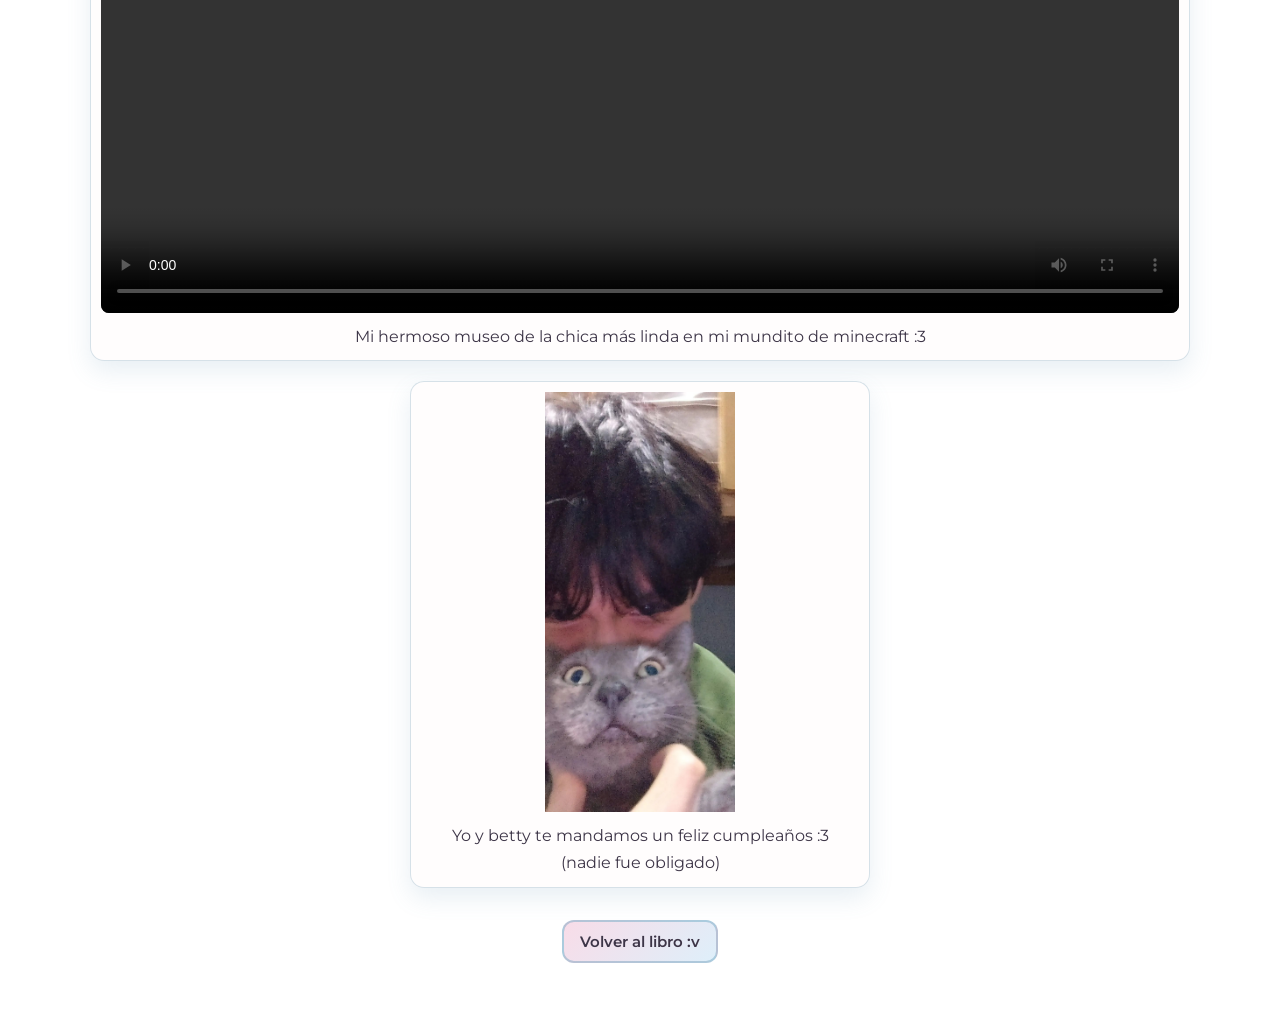
<file: recuerdo.html>
<!DOCTYPE html>
<html lang="es">
<head>
    <meta charset="UTF-8">
    <meta name="viewport" content="width=device-width, initial-scale=1.0">
    <title>Nuestros recuerdos :3</title>
    <link rel="icon" href="img/icons8-cinnamoroll-16.png" type="image/png">
    <link rel="preconnect" href="https://fonts.googleapis.com">
    <link rel="preconnect" href="https://fonts.gstatic.com" crossorigin>
    <link href="https://fonts.googleapis.com/css2?family=Montserrat:wght@400;600;700&family=Parisienne&display=swap" rel="stylesheet">
    <link rel="stylesheet" href="css/styles.css?v=9">
</head>
<body class="page-recuerdos">
    <main class="recuerdos">
        <header class="recuerdos__encabezado">
            <h1>Nuestros recuerdos</h1>
            <p>Un pequeño álbum de momentos especiales ♡</p>
            <p class="ok-nota">Pd: puedes hacer zoom si la foto se ve pequeña</p>
            <div class="recuerdos__musica">
                <span class="vinilo-recuerdos__corazon vinilo-recuerdos__corazon--izquierda-uno" aria-hidden="true">♡</span>
                <span class="vinilo-recuerdos__corazon vinilo-recuerdos__corazon--izquierda-dos" aria-hidden="true">♥</span>
                <span class="vinilo-recuerdos__corazon vinilo-recuerdos__corazon--izquierda-tres" aria-hidden="true">♡</span>
                <button class="vinilo-recuerdos" id="controlVinilo" type="button" aria-label="Reproducir música" aria-pressed="false"></button>
                <p class="recuerdos__musica-indicacion">Toca el vinilo<small>(baja el sonido por si acaso xd)</small></p>
                <span class="vinilo-recuerdos__corazon vinilo-recuerdos__corazon--derecha-uno" aria-hidden="true">♥</span>
                <span class="vinilo-recuerdos__corazon vinilo-recuerdos__corazon--derecha-dos" aria-hidden="true">♡</span>
                <audio id="musicaRecuerdos" preload="none">
                    <source src="img/Enjambre%20-%20C%C3%A1mara%20de%20Faltas%20(Audio).mp3" type="audio/mpeg">
                </audio>
            </div>
        </header>
        <section class="recuerdos__galeria" aria-label="Galería de recuerdos">
            <figure class="recuerdos__foto recuerdos__foto--principal">
                <img src="img/Recuerdo%201.png" alt="Recuerdo 1" loading="lazy">
                <figcaption class="recuerdos__descripcion">La unica fotito que pude recuperar de nuestro mundo de minecraft :c</figcaption>
            </figure>
            <div class="recuerdos__destacadas">
                <figure class="recuerdos__foto">
                    <img src="img/Recuerdo%202.png" alt="Recuerdo 2" loading="lazy">
                    <figcaption class="recuerdos__descripcion">Nosotros en roblox jejej</figcaption>
                </figure>
                <figure class="recuerdos__foto">
                    <img src="img/Recuerdo%206.png" alt="Recuerdo 6" loading="lazy">
                    <figcaption class="recuerdos__descripcion">Yo</figcaption>
                </figure>
            </div>
            <div class="recuerdos__triple">
                <figure class="recuerdos__foto">
                    <img src="img/Recuerdo%203.png" alt="Recuerdo 3" loading="lazy">
                    <figcaption class="recuerdos__descripcion">Usss</figcaption>
                </figure>
                <figure class="recuerdos__foto">
                    <img src="img/Recuerdo%204.png" alt="Recuerdo 4" loading="lazy">
                    <figcaption class="recuerdos__descripcion">Fotico de ti jejej</figcaption>
                </figure>
                <figure class="recuerdos__foto">
                    <img src="img/Recuerdo%205.png" alt="Recuerdo 5" loading="lazy">
                    <figcaption class="recuerdos__descripcion">Usss denuevo</figcaption>
                </figure>
            </div>
            <div class="recuerdos__destacadas">
                <figure class="recuerdos__foto">
                    <img src="img/Recuerdo%209.jpg" alt="Recuerdo 9" loading="lazy">
                    <figcaption class="recuerdos__descripcion">:3</figcaption>
                </figure>
                <figure class="recuerdos__foto">
                    <img src="img/Recuerdo%2010.jpg" alt="Recuerdo 10" loading="lazy">
                    <figcaption class="recuerdos__descripcion">:3</figcaption>
                </figure>
            </div>
            <div class="recuerdos__destacadas">
                <figure class="recuerdos__foto">
                    <img src="img/Recuerdo%2017.jpg" alt="Recuerdo 17" loading="lazy">
                    <figcaption class="recuerdos__descripcion">Carreandoooo</figcaption>
                </figure>
                <figure class="recuerdos__foto">
                    <img src="img/Recuerdo%2013.jpg" alt="Recuerdo 13" loading="lazy">
                    <figcaption class="recuerdos__descripcion">Toda una prooo</figcaption>
                </figure>
            </div>
            <figure class="recuerdos__foto recuerdos__foto--ancho-completo">
                <img src="img/Recuerdo%2015.jpg" alt="Recuerdo 15" loading="lazy">
                <figcaption class="recuerdos__descripcion">Nosotros buscando primos jejej</figcaption>
            </figure>
            <div class="recuerdos__composicion">
                <figure class="recuerdos__foto recuerdos__foto--vertical">
                    <img src="img/Recuerdo%2014.jpg" alt="Recuerdo 14" loading="lazy">
                    <figcaption class="recuerdos__descripcion">Yo dandolo todo por ti con mi 2% y mis datos robados</figcaption>
                </figure>
                <div class="recuerdos__columna">
                    <figure class="recuerdos__foto">
                        <img src="img/Recuerdo%2028.jpg" alt="Recuerdo 28" loading="lazy">
                        <figcaption class="recuerdos__descripcion">Matchhh prooo</figcaption>
                    </figure>
                    <figure class="recuerdos__foto">
                        <img src="img/Recuerdo%2029.jpg" alt="Recuerdo 29" loading="lazy">
                        <figcaption class="recuerdos__descripcion">Matchh en masterss jejej</figcaption>
                    </figure>
                </div>
            </div>
            <div class="recuerdos__destacadas">
                <figure class="recuerdos__foto">
                    <img src="img/Recuerdo%2012.jpg" alt="Recuerdo 12" loading="lazy">
                    <figcaption class="recuerdos__descripcion">Mismas estadisticas...</figcaption>
                </figure>
                <figure class="recuerdos__foto">
                    <img src="img/Recuerdo%2016.jpg" alt="Recuerdo 16" loading="lazy">
                    <figcaption class="recuerdos__descripcion">Lo mismo pero yo jugue peor...</figcaption>
                </figure>
            </div>
            <div class="recuerdos__composicion recuerdos__cuadricula">
                <div class="recuerdos__columna">
                    <figure class="recuerdos__foto">
                        <img src="img/Recuerdo%2022.jpg" alt="Recuerdo 22" loading="lazy">
                        <figcaption class="recuerdos__descripcion">Carreassss</figcaption>
                    </figure>
                    <figure class="recuerdos__foto">
                        <img src="img/Recuerdo%2018.jpg" alt="Recuerdo 18" loading="lazy">
                        <figcaption class="recuerdos__descripcion">Toda una prooo, ni yo me hago esos numeros</figcaption>
                    </figure>
                </div>
                <div class="recuerdos__columna">
                    <figure class="recuerdos__foto">
                        <img src="img/Recuerdo%2019.jpg" alt="Recuerdo 19" loading="lazy">
                        <figcaption class="recuerdos__descripcion">Carreando :v</figcaption>
                    </figure>
                    <figure class="recuerdos__foto">
                        <img src="img/Recuerdo%2020.jpg" alt="Recuerdo 20" loading="lazy">
                        <figcaption class="recuerdos__descripcion">Yo ese buzz</figcaption>
                    </figure>
                </div>
            </div>
            <figure class="recuerdos__foto recuerdos__foto--ancho-completo">
                <img src="img/Recuerdo%2023.jpg" alt="Recuerdo 23" loading="lazy">
                <figcaption class="recuerdos__descripcion">La vez que jugamos este jueguito en la madrugada </figcaption>
            </figure>
            <div class="recuerdos__composicion">
                <div class="recuerdos__columna">
                    <figure class="recuerdos__foto">
                        <img src="img/Recuerdo%2025.jpg" alt="Recuerdo 25" loading="lazy">
                        <figcaption class="recuerdos__descripcion">Mi segundo mapita para ti :3</figcaption>
                    </figure>
                    <figure class="recuerdos__foto">
                        <img src="img/Recuerdo%2011.jpg" alt="Recuerdo 11" loading="lazy">
                        <figcaption class="recuerdos__descripcion">Mi mapa favorito :3</figcaption>
                    </figure>
                </div>
                <div class="recuerdos__columna">
                    <figure class="recuerdos__foto">
                        <img src="img/Recuerdo%208.jpg" alt="Recuerdo 8" loading="lazy">
                        <figcaption class="recuerdos__descripcion">El primer mapa que te cree con mucho cariño jejej</figcaption>
                    </figure>
                    <figure class="recuerdos__foto">
                        <img src="img/Recuerdo%2021.jpg" alt="Recuerdo 21" loading="lazy">
                        <figcaption class="recuerdos__descripcion">Nosotros siempre</figcaption>
                    </figure>
                </div>
            </div>
            <figure class="recuerdos__foto recuerdos__foto--ancho-completo">
                <img src="img/Recuerdo%2026.jpg" alt="Recuerdo 26" loading="lazy">
                <figcaption class="recuerdos__descripcion">Yo con una cantidad de copas referenciando tu fecha de nacimiento jejej </figcaption>
            </figure>
            <figure class="recuerdos__foto recuerdos__foto--ancho-completo">
                <img src="img/Recuerdo%2027.jpg" alt="Recuerdo 27" loading="lazy">
                <figcaption class="recuerdos__descripcion">Tu llegando a masters...</figcaption>
            </figure>
            <div class="recuerdos__destacadas">
                <figure class="recuerdos__foto">
                    <img src="img/Recuerdo%2030.jpg" alt="Recuerdo 30" loading="lazy">
                    <figcaption class="recuerdos__descripcion">Carreasteeee (shhh)</figcaption>
                </figure>
                <figure class="recuerdos__foto">
                    <img src="img/Recuerdo%2031.jpg" alt="Recuerdo 31" loading="lazy">
                    <figcaption class="recuerdos__descripcion">Toda una pro insana 67, la mejora jugadora del braul</figcaption>
                </figure>
            </div>
            <figure class="recuerdos__foto recuerdos__foto--ancho-completo">
                <video controls playsinline preload="metadata" aria-label="Video de recuerdos">
                    <source src="img/Screenrecorder-20260623-114822~3.mp4" type="video/mp4">
                    El navegador no aguanto tanto mi amor por ti y no mostro el video...
                </video>
                <figcaption class="recuerdos__descripcion">Mi hermoso museo de la chica más linda en mi mundito de minecraft :3 </figcaption>
            </figure>
            <figure class="recuerdos__foto recuerdos__foto--recuerdo-siete">
                <img src="img/Recuerdo%207.jpg" alt="Recuerdo 7" loading="lazy">
                <figcaption class="recuerdos__descripcion">Yo y betty te mandamos un feliz cumpleaños :3 <br> (nadie fue obligado)</figcaption>
            </figure>
        </section>
        <footer class="recuerdos__pie">
            <a class="carta-controles__boton" href="Libro.html">Volver al libro :v</a>
        </footer>
    </main>
    <script src="js/recuerdo.js"></script>
</body>
</html>
</file>
<file: css/styles.css>
:root {
    --colorPrimario: #fffdfd;
    --colorSecundario: #493a52;
    --colorTerciario: #d9eefa;
    --colorPastel: #f9d5e5;
    --colorSobre: #dceffa;
    --colorSobreOscuro: #a8d7ee;
    --colorTexto: #3d3547;
    --colorAzul: #5b9fc2;
    --colorAzulOscuro: #477f9f;
}

* {
    padding: 0;
    margin: 0;
    box-sizing: border-box;
}

body {
    min-height: 100vh;
    font-family: "Montserrat", sans-serif;
    background: linear-gradient(135deg, #fde6e6 0%, #fffdfd 48%, #e4f4ff 100%) fixed;
}

body::before {
    content: "";
    position: fixed;
    inset: 14px;
    border: 2px solid rgba(199, 132, 157, 0.55);
    border-radius: 24px;
    box-shadow: inset 0 0 0 6px rgba(255, 255, 255, 0.58);
    pointer-events: none;
    z-index: 5;
}

.decoraciones-inicio {
    position: fixed;
    inset: 0;
    pointer-events: none;
    z-index: 1;
}

.decoracion-lateral {
    position: absolute;
    color: rgba(91, 159, 194, 0.62);
    font-size: clamp(1.3rem, 3vw, 2.2rem);
    text-shadow: 0 3px 12px rgba(217, 126, 160, 0.2);
}

.decoracion-lateral--izquierda {
    top: 28%;
    left: 3.5%;
}

.decoracion-lateral--derecha {
    top: 38%;
    right: 3.5%;
    color: rgba(217, 119, 157, 0.68);
}

.decoracion-lateral--abajo-izquierda {
    bottom: 12%;
    left: 7%;
    color: rgba(217, 119, 157, 0.58);
}

.decoracion-lateral--abajo-derecha {
    right: 7%;
    bottom: 18%;
}

.colette-decorativa {
    position: absolute;
    width: clamp(72px, 12vw, 132px);
    height: auto;
    opacity: 0.9;
    filter: drop-shadow(0 5px 12px rgba(73, 58, 82, 0.14));
}

.colette-decorativa--izquierda {
    top: 48%;
    left: 2%;
    transform: rotate(-8deg);
}

.colette-decorativa--derecha {
    top: 66%;
    right: 2%;
    transform: rotate(8deg);
}

.edgar-decorativo {
    position: absolute;
    top: 16%;
    right: 2%;
    width: clamp(58px, 9vw, 96px);
    height: auto;
    opacity: 0.84;
    filter: drop-shadow(0 5px 12px rgba(73, 58, 82, 0.14));
    transform: rotate(-5deg);
}

.shooky-decorativo,
.tata-decorativo {
    position: absolute;
    width: clamp(58px, 9vw, 96px);
    height: auto;
    opacity: 0.84;
    filter: drop-shadow(0 5px 12px rgba(73, 58, 82, 0.14));
}

.shooky-decorativo {
    top: 16%;
    left: 2%;
    transform: rotate(5deg);
}

.tata-decorativo {
    top: 48%;
    right: 2%;
    transform: rotate(5deg);
}

.Mensaje__titulo {
    color: var(--colorSecundario);
    text-align: center;
    font-size: 30px;
    width: calc(100% - 32px);
    max-width: 800px;
    margin: 150px auto 0;
    padding: 16px;
    border: 2px solid var(--colorSecundario);
    font-family: "Josefin Sans", sans-serif;
    border-radius: 20px;
}

.Contenedor {
    position: relative;
    border: 2px solid var(--colorSecundario);
    max-width: 800px;
    width: calc(100% - 32px);
    margin: auto; 
    padding: clamp(1.25rem, 6vw, 3em);
    text-align: center;
    border-radius: 20px;
}

.adorno-inicio {
    position: absolute;
    z-index: 1;
    pointer-events: none;
    user-select: none;
}

.adorno-inicio--corazon {
    top: 24px;
    left: 28px;
    color: #d9779d;
    font-size: clamp(2rem, 5vw, 3.2rem);
    transform: rotate(-15deg);
}

.adorno-inicio--destello {
    top: 32px;
    right: 32px;
    color: var(--colorAzul);
    font-size: clamp(1.5rem, 4vw, 2.4rem);
}

@media (max-width: 600px) {
    .decoraciones-inicio {
        position: absolute;
        inset: 0 0 auto;
        height: 100vh;
    }

    .colette-decorativa {
        width: clamp(54px, 15vw, 82px);
        opacity: 0.72;
    }

    .colette-decorativa--izquierda {
        top: 58%;
        left: 1%;
    }

    .colette-decorativa--derecha {
        top: 78%;
        right: 1%;
    }

    .edgar-decorativo {
        top: 12%;
        right: 1%;
        width: clamp(48px, 14vw, 70px);
    }

    .shooky-decorativo,
    .tata-decorativo {
        width: clamp(48px, 14vw, 70px);
    }

    .shooky-decorativo {
        top: 12%;
        left: 1%;
    }

    .tata-decorativo {
        top: 48%;
        right: 1%;
    }
}

.Cumpleaños__Inicio {
    color: var(--colorSecundario);
    text-align: center;
    font-size: clamp(2.6rem, 11vw, 6.25rem);
    width: calc(100% - 32px);
    max-width: 800px;
    margin: 150px auto 0;
    padding: 16px;
    font-family: "Josefin Sans", sans-serif;
    margin-top: 10px;
}

.Cumpleaños__mensaje {
    font-family: "Dancing Script", cursive;
    text-align: center;
    margin: auto;
    font-size: clamp(1.2rem, 4vw, 1.875rem);
}

.Contenedor i {
    font-size: clamp(120px, 35vw, 300px);
    color: var(--colorSecundario);
    margin: auto;
    display: block;
}

.Elige__xd {
    position: relative;
    text-align: center;
    border: 2px solid rgba(91, 151, 181, 0.55);
    width: 150px;
    margin: auto;
    background: linear-gradient(135deg, #f8dce8, #d9eefa);
    border-radius: 20px;
    padding: 0.5em;
    box-shadow: 0 8px 20px rgba(103, 133, 164, 0.16);
}

.link__propuesta {
    text-decoration: none;
    color: var(--colorSecundario);
    font-size: 1.5em;
    font-family: "Montserrat", sans-serif;
    font-weight: 0;
}

.link__propuesta:hover {
    color: aliceblue;
    transition: 0.1s ease-in-out;
}

.page-propuesta {
    display: grid;
    place-items: center;
    background: linear-gradient(135deg, #fde6e6 0%, #fffdfd 48%, #e4f4ff 100%);
    padding: 40px 20px;
}

.page-ok {
    display: grid;
    place-items: start center;
    padding: 48px 20px;
}

.ok-contenido {
    width: min(100%, 820px);
    display: flex;
    flex-direction: column;
    align-items: center;
    gap: 30px;
    color: var(--colorTexto);
    text-align: center;
}

.ok-carta {
    width: 100%;
    padding: clamp(24px, 5vw, 48px);
    border: 2px solid rgba(128, 147, 174, 0.3);
    border-radius: 20px;
    background: rgba(255, 255, 255, 0.9);
    box-shadow: 0 14px 30px rgba(103, 133, 164, 0.14);
    font-family: "Dancing Script", cursive;
    font-size: clamp(1.7rem, 3.8vw, 2.3rem);
    line-height: 1.7;
}

.ok-introduccion {
    margin: 0;
    font-size: clamp(1rem, 2.5vw, 1.25rem);
    font-weight: 600;
    letter-spacing: 0.025em;
    line-height: 1.7;
}

.ok-pregunta {
    margin: 0;
    font-size: clamp(2rem, 5vw, 3rem);
    letter-spacing: 0.035em;
    line-height: 1.3;
}

.ok-pregunta-grupo {
    width: 100%;
    display: flex;
    flex-direction: column;
    align-items: center;
    gap: 24px;
    margin-top: 24px;
}

.ok-nota {
    margin: 0;
    color: rgba(73, 58, 82, 0.52);
    font-size: 0.8rem;
    font-style: italic;
}

.ok-regreso {
    display: flex;
    flex-direction: column;
    align-items: center;
    gap: 12px;
    margin: 12px 0 24px;
}

.ok-regreso p {
    margin: 0;
    color: var(--colorTexto);
    font-size: 1rem;
    font-weight: 600;
}

.ok-boton--inicio {
    text-decoration: none;
}

.ok-opciones {
    width: 100%;
    display: flex;
    justify-content: center;
    gap: 16px;
    flex-wrap: wrap;
}

.ok-opciones--compactas {
    gap: 14px;
}

.ok-opciones--compactas .ok-opcion {
    flex: 0 1 190px;
}

.ok-opcion {
    flex: 1 1 190px;
    display: grid;
    place-items: center;
    min-height: 72px;
}

.ok-boton,
.ok-respuesta {
    display: inline-flex;
    justify-content: center;
    align-items: center;
    min-width: min(100%, 190px);
    min-height: 58px;
    padding: 12px 18px;
    border: 2px solid rgba(128, 147, 174, 0.4);
    border-radius: 14px;
    color: var(--colorTexto);
    font: 600 1rem/1.35 "Montserrat", sans-serif;
    text-align: center;
}

.ok-boton {
    background: linear-gradient(135deg, #f8dce8, #deeffa);
    cursor: pointer;
    opacity: 1;
    transition: opacity 0.35s ease, transform 0.35s ease;
}

.ok-boton:hover {
    transform: translateY(-2px);
}

.ok-boton--desvanecer {
    opacity: 0;
    transform: scale(0.9);
    pointer-events: none;
}

.ok-respuesta {
    background: rgba(255, 255, 255, 0.8);
    font-size: 1.2rem;
}

.page-carta {
    position: relative;
    display: grid;
    place-items: start center;
    min-height: 100vh;
    padding: 48px 20px;
    overflow-x: hidden;
}

.decoraciones-carta {
    position: absolute;
    inset: 0 0 auto;
    height: 100vh;
    pointer-events: none;
    z-index: 0;
}

.decoracion-carta {
    position: absolute;
    font-size: clamp(2rem, 6vw, 4rem);
    opacity: 0.78;
    filter: drop-shadow(0 5px 12px rgba(73, 58, 82, 0.14));
}

.decoracion-carta--rosa {
    top: 28%;
    left: 5%;
    transform: rotate(-12deg);
}

.decoracion-carta--loto {
    top: 62%;
    right: 5%;
    transform: rotate(10deg);
}

.decoracion-carta--rosa-secundaria {
    top: 12%;
    right: 8%;
    transform: rotate(12deg);
}

.decoracion-carta--loto-secundaria {
    top: 44%;
    left: 8%;
    transform: rotate(-8deg);
}

.decoracion-carta--rosa-inferior {
    top: 82%;
    left: 6%;
    transform: rotate(-16deg);
}

.decoracion-carta--loto-inferior {
    top: 88%;
    right: 8%;
    transform: rotate(14deg);
}

.decoracion-carta--brillo {
    color: #fff;
    font-size: clamp(1.2rem, 3vw, 2rem);
    text-shadow: 0 0 12px rgba(217, 119, 157, 0.75);
    animation: brillo-carta 2.4s ease-in-out infinite alternate;
}

.decoracion-carta--brillo-uno {
    top: 20%;
    left: 28%;
}

.decoracion-carta--brillo-dos {
    top: 58%;
    right: 28%;
    animation-delay: 0.8s;
}

.decoracion-carta--brillo-tres {
    top: 78%;
    left: 30%;
    animation-delay: 1.4s;
}

.decoracion-carta--corazon {
    color: rgba(217, 119, 157, 0.82);
    font-size: clamp(1.2rem, 3.5vw, 2.2rem);
}

.decoracion-carta--corazon-uno {
    top: 38%;
    right: 12%;
    transform: rotate(12deg);
}

.decoracion-carta--corazon-dos {
    top: 70%;
    left: 15%;
    transform: rotate(-12deg);
}

.decoracion-carta--corazon-tres {
    top: 8%;
    left: 16%;
    transform: rotate(8deg);
}

@keyframes brillo-carta {
    from {
        opacity: 0.45;
        transform: scale(0.82);
    }

    to {
        opacity: 1;
        transform: scale(1.12);
    }
}

.carta-escena {
    position: relative;
    z-index: 1;
    width: min(100%, 820px);
    margin: 0 auto;
    perspective: 1400px;
    display: flex;
    flex-direction: column;
    align-items: center;
}

.libro-carta {
    position: relative;
    z-index: 2;
    width: 50%;
    height: clamp(320px, 45vw, 430px);
    transform-style: preserve-3d;
    animation: expandir-libro 1.4s 1.2s cubic-bezier(0.45, 0.05, 0.2, 1) forwards;
}

.libro-carta__interior {
    position: absolute;
    inset: 0;
    border: 2px solid rgba(108, 151, 177, 0.35);
    border-radius: 14px 20px 20px 14px;
    background:
        linear-gradient(90deg, transparent 49.5%, rgba(108, 151, 177, 0.25) 50%, transparent 50.5%),
        #fffdfd;
    box-shadow: 0 20px 40px rgba(91, 145, 177, 0.2);
}

.carta-hoja {
    position: absolute;
    --carta-padding: clamp(18px, 4vw, 40px);
    --carta-line-height: 32px;
    padding: var(--carta-padding);
    border: 1px solid rgba(108, 151, 177, 0.24);
    background:
        repeating-linear-gradient(
            to bottom,
            transparent 0 calc(var(--carta-line-height) - 1px),
            rgba(91, 145, 177, 0.12) calc(var(--carta-line-height) - 1px) var(--carta-line-height)
        ),
        #fffdfd;
    background-position: 0 var(--carta-padding);
    box-shadow: 4px 6px 14px rgba(73, 58, 82, 0.12);
    color: var(--colorTexto);
    overflow: hidden;
    scrollbar-width: none;
    -ms-overflow-style: none;
}

.carta-hoja::-webkit-scrollbar {
    display: none;
}

.carta-hoja--izquierda {
    inset: 5% 51% 5% 3%;
    border-radius: 12px 4px 4px 12px;
    box-shadow: -4px 6px 14px rgba(73, 58, 82, 0.1);
}

.carta-hoja--derecha {
    inset: 5% 3% 5% 51%;
    border-radius: 4px 12px 12px 4px;
}

.carta-hoja[hidden] {
    display: none;
}

.carta-hoja--siguiente {
    animation: pasar-pagina-siguiente 0.35s ease both;
}

.carta-hoja--anterior {
    animation: pasar-pagina-anterior 0.35s ease both;
}

.carta-hoja p {
    margin: 0;
    font-family: "Parisienne", cursive;
    font-size: clamp(1rem, 2.2vw, 1.25rem);
    line-height: var(--carta-line-height);
    white-space: pre-wrap;
}

@keyframes pasar-pagina-siguiente {
    from {
        opacity: 0.55;
        transform: rotateY(-10deg) translateX(12px);
        transform-origin: left center;
    }

    to {
        opacity: 1;
        transform: rotateY(0) translateX(0);
    }
}

@keyframes pasar-pagina-anterior {
    from {
        opacity: 0.55;
        transform: rotateY(10deg) translateX(-12px);
        transform-origin: left center;
    }

    to {
        opacity: 1;
        transform: rotateY(0) translateX(0);
    }
}

.carta-controles {
    display: flex;
    align-items: center;
    justify-content: center;
    flex-wrap: wrap;
    gap: 14px;
    margin-top: 20px;
}

.carta-controles__boton {
    display: inline-flex;
    align-items: center;
    justify-content: center;
    min-width: 130px;
    padding: 10px 16px;
    border: 2px solid rgba(91, 151, 181, 0.4);
    border-radius: 12px;
    background: linear-gradient(135deg, #f8dce8, #deeffa);
    color: var(--colorTexto);
    font: 600 0.95rem/1.3 "Montserrat", sans-serif;
    cursor: pointer;
    text-decoration: none;
    transition: transform 0.2s ease, opacity 0.2s ease;
}

.carta-controles__boton:hover:not(:disabled) {
    transform: translateY(-2px);
}

.carta-controles__boton:disabled {
    opacity: 0.45;
    cursor: not-allowed;
}

.carta-controles__contador {
    min-width: 100px;
    color: var(--colorTexto);
    font-size: 0.9rem;
    font-weight: 600;
    text-align: center;
}

.carta-controles__continuar {
    display: flex;
    flex-direction: column;
    align-items: center;
    gap: 12px;
    margin-top: 32px;
}

.carta-controles__nota {
    margin: 0;
    color: rgba(73, 58, 82, 0.52);
    font-size: 0.8rem;
    font-style: italic;
    text-align: center;
}

.page-recuerdos {
    padding: clamp(32px, 6vw, 72px) 24px;
}

.recuerdos {
    width: min(100%, 1100px);
    margin: 0 auto;
}

.recuerdos__encabezado {
    position: relative;
    display: flex;
    flex-direction: column;
    align-items: center;
    gap: 14px;
    margin-bottom: 32px;
    color: var(--colorTexto);
    text-align: center;
}

.recuerdos__encabezado h1 {
    font-family: "Parisienne", cursive;
    font-size: clamp(2.5rem, 7vw, 4rem);
}

.recuerdos__encabezado p {
    font-size: clamp(1rem, 2.5vw, 1.2rem);
}

.recuerdos__encabezado .ok-nota {
    font-size: 0.7rem;
}

.recuerdos__musica {
    position: absolute;
    top: 0;
    right: 0;
    display: flex;
    flex-direction: column;
    align-items: center;
    margin: 0;
}

.recuerdos__encabezado .recuerdos__musica-indicacion {
    margin: 5px 0 0;
    color: rgba(73, 58, 82, 0.52);
    font-size: 0.5rem;
    font-style: italic;
    white-space: nowrap;
}

.recuerdos__musica-indicacion small {
    display: block;
    font-size: 0.8em;
}

.vinilo-recuerdos__corazon {
    display: none;
}

.vinilo-recuerdos {
    display: block;
    width: clamp(72px, 12vw, 96px);
    aspect-ratio: 1;
    padding: 0;
    border: 2px solid rgba(73, 58, 82, 0.65);
    border-radius: 50%;
    background:
        radial-gradient(circle, rgba(31, 27, 33, 0.92) 0 3%, rgba(245, 220, 226, 0.9) 3.5% 6%, transparent 6.5%),
        repeating-radial-gradient(circle, transparent 0 12px, rgba(25, 20, 25, 0.2) 13px 14px, transparent 15px 20px),
        url("../img/Enjambre%20Y%20Los%20Hu%C3%A9spedes%20Del%20Orbe.jpeg") center / cover;
    box-shadow: 0 12px 24px rgba(73, 58, 82, 0.24), inset 0 0 0 5px rgba(255, 255, 255, 0.08);
    cursor: pointer;
    transition: transform 0.2s ease, box-shadow 0.2s ease;
}

.vinilo-recuerdos:hover {
    transform: scale(1.04);
    box-shadow: 0 15px 28px rgba(73, 58, 82, 0.3), inset 0 0 0 5px rgba(255, 255, 255, 0.08);
}

.vinilo-recuerdos:focus-visible {
    outline: 3px solid #a8d1e5;
    outline-offset: 5px;
}

.vinilo-recuerdos--girando {
    animation: girar-vinilo 2.4s linear infinite;
}

@keyframes girar-vinilo {
    to {
        transform: rotate(360deg);
    }
}

.recuerdos__galeria {
    display: grid;
    grid-template-columns: repeat(auto-fit, minmax(min(100%, 240px), 1fr));
    gap: 20px;
}

.recuerdos__pie {
    display: flex;
    justify-content: center;
    margin-top: 32px;
}

@media (max-width: 600px) {
    .recuerdos__encabezado {
        margin-bottom: 114px;
    }

    .recuerdos__musica {
        top: auto;
        right: auto;
        left: 50%;
        bottom: -108px;
        width: 150px;
        height: 96px;
        transform: translateX(-50%);
    }

    .vinilo-recuerdos {
        position: absolute;
        top: 0;
        left: calc(50% - 32px);
        width: 64px;
    }

    .recuerdos__musica-indicacion {
        position: absolute;
        bottom: 0;
        margin: 0;
    }

    .vinilo-recuerdos__corazon {
        position: absolute;
        display: block;
        color: #d7789b;
        line-height: 1;
        text-shadow: 0 2px 6px rgba(73, 58, 82, 0.16);
    }

    .vinilo-recuerdos__corazon--izquierda-uno {
        top: 4px;
        left: 9px;
        font-size: 19px;
    }

    .vinilo-recuerdos__corazon--izquierda-dos {
        top: 25px;
        left: 30px;
        color: #b86c91;
        font-size: 14px;
    }

    .vinilo-recuerdos__corazon--izquierda-tres {
        top: 43px;
        left: 8px;
        font-size: 13px;
    }

    .vinilo-recuerdos__corazon--derecha-uno {
        top: 11px;
        right: 9px;
        color: #b86c91;
        font-size: 15px;
    }

    .vinilo-recuerdos__corazon--derecha-dos {
        top: 39px;
        right: 13px;
        font-size: 19px;
    }
}

.recuerdos__foto {
    display: flex;
    flex-direction: column;
    justify-content: center;
    gap: 10px;
    min-height: 220px;
    padding: 10px;
    overflow: hidden;
    margin: 0;
    border: 1px solid rgba(108, 151, 177, 0.28);
    border-radius: 14px;
    background: rgba(255, 253, 253, 0.9);
    box-shadow: 0 10px 24px rgba(91, 145, 177, 0.14);
}

.recuerdos__foto--principal {
    grid-column: 1 / -1;
}

.recuerdos__foto--ancho-completo {
    grid-column: 1 / -1;
}

.recuerdos__foto--recuerdo-siete {
    grid-column: 1 / -1;
    justify-self: center;
    width: min(100%, 460px);
}

.recuerdos__foto--principal img {
    max-height: 560px;
}

.recuerdos__descripcion {
    margin: 0;
    color: var(--colorTexto);
    font: 400 1rem/1.7 "Montserrat", sans-serif;
    text-align: center;
}

.recuerdos__destacadas {
    display: grid;
    grid-column: 1 / -1;
    grid-template-columns: repeat(2, minmax(0, 1fr));
    gap: 20px;
}

.recuerdos__triple {
    display: grid;
    grid-column: 1 / -1;
    grid-template-columns: repeat(3, minmax(0, 1fr));
    gap: 20px;
}

.recuerdos__composicion {
    display: grid;
    grid-column: 1 / -1;
    grid-template-columns: repeat(2, minmax(0, 1fr));
    gap: 20px;
}

.recuerdos__columna {
    display: grid;
    gap: 20px;
}

.recuerdos__foto img {
    display: block;
    width: 100%;
    max-height: 420px;
    border-radius: 8px;
    object-fit: contain;
}

.recuerdos__foto video {
    display: block;
    width: 100%;
    max-height: 560px;
    border-radius: 8px;
    object-fit: contain;
}

.recuerdos__foto--vertical img {
    max-height: 100%;
}

.libro-carta__portada {
    position: absolute;
    inset: 0;
    display: grid;
    place-items: center;
    border: 3px solid rgba(108, 151, 177, 0.5);
    border-radius: 14px 20px 20px 14px;
    background:
        linear-gradient(90deg, rgba(73, 58, 82, 0.26) 0 5%, transparent 5.5%),
        linear-gradient(145deg, #c7e4f2, #a8d1e5 70%, #92c2da);
    box-shadow: 0 20px 40px rgba(91, 145, 177, 0.2), inset 0 0 0 9px rgba(255, 255, 255, 0.25);
    color: #477f9f;
    transform-origin: left center;
    transform: rotateY(0);
    backface-visibility: hidden;
    animation: abrir-libro 1.4s 1.2s cubic-bezier(0.45, 0.05, 0.2, 1) forwards;
}

.libro-carta__portada span {
    display: grid;
    place-items: center;
    width: 58%;
    height: 68%;
    border: 1px solid rgba(255, 255, 255, 0.7);
    outline: 1px solid rgba(255, 255, 255, 0.42);
    outline-offset: 7px;
    border-radius: 8px;
    font-family: "Parisienne", cursive;
    font-size: clamp(1.8rem, 5vw, 3rem);
    text-align: center;
}

.libro-carta__portada span img {
    width: 100%;
    height: 100%;
    object-fit: contain;
}

@keyframes abrir-libro {
    to {
        transform: rotateY(-170deg);
        visibility: hidden;
    }
}

@keyframes expandir-libro {
    to {
        width: 100%;
    }
}

@media (max-width: 600px) {
    .libro-carta {
        width: 100%;
        height: auto;
        animation: none;
        perspective: 1200px;
    }

    .carta-controles {
        display: grid;
        grid-template-columns: 1fr 1fr;
        width: 100%;
        gap: 10px;
    }

    .carta-controles__contador {
        grid-column: 1 / -1;
        grid-row: 1;
    }

    .carta-controles__boton {
        min-width: 0;
        padding: 10px 8px;
    }

    .libro-carta__interior {
        position: relative;
        min-height: clamp(360px, 60svh, 560px);
        border-radius: 14px;
        background: #fffdfd;
    }

    .carta-hoja,
    .carta-hoja--izquierda,
    .carta-hoja--derecha {
        position: relative;
        inset: auto;
        min-height: calc(clamp(360px, 60svh, 560px) - 24px);
        margin: 12px;
        padding: clamp(16px, 4vw, 22px);
        border-radius: 12px;
        --carta-line-height: clamp(30px, 7.5vw, 31px);
        box-shadow: 4px 6px 14px rgba(73, 58, 82, 0.12);
    }

    .carta-hoja p {
        font-size: clamp(1.4rem, 6.9vw, 1.68rem);
    }

    .carta-hoja--siguiente {
        animation-name: pasar-pagina-siguiente-movil;
    }

    .carta-hoja--anterior {
        animation-name: pasar-pagina-anterior-movil;
    }

    .libro-carta__portada {
        border-radius: 14px;
        background:
            linear-gradient(180deg, rgba(73, 58, 82, 0.26) 0 5%, transparent 5.5%),
            linear-gradient(145deg, #c7e4f2, #a8d1e5 70%, #92c2da);
        transform-origin: center top;
        transform: translateZ(2px) rotateX(0);
        animation: abrir-libro-movil 2.4s ease-in-out forwards;
    }
}

@keyframes abrir-libro-movil {
    to {
        transform: translateZ(2px) rotateX(88deg);
        visibility: hidden;
    }
}

@keyframes pasar-pagina-siguiente-movil {
    from {
        opacity: 0.55;
        transform: rotateX(-8deg) translateY(12px);
        transform-origin: center top;
    }

    to {
        opacity: 1;
        transform: rotateX(0) translateY(0);
    }
}

@keyframes pasar-pagina-anterior-movil {
    from {
        opacity: 0.55;
        transform: rotateX(8deg) translateY(-12px);
        transform-origin: center top;
    }

    to {
        opacity: 1;
        transform: rotateX(0) translateY(0);
    }
}

.propuesta {
    width: min(100%, 820px);
    display: flex;
    flex-direction: column;
    align-items: center;
    gap: 22px;
}

.libro-propuesta {
    position: relative;
    width: 50%;
    height: clamp(320px, 45vw, 430px);
    border: 3px solid rgba(108, 151, 177, 0.5);
    border-radius: 14px 20px 20px 14px;
    background:
        linear-gradient(90deg, rgba(73, 58, 82, 0.26) 0 5%, transparent 5.5%),
        linear-gradient(145deg, #c7e4f2, #a8d1e5 70%, #92c2da);
    box-shadow: 0 20px 40px rgba(91, 145, 177, 0.2), inset 0 0 0 9px rgba(255, 255, 255, 0.25);
    overflow: hidden;
    transform: rotate(0deg);
}

.libro-propuesta__lomo {
    position: absolute;
    inset: 0 auto 0 7%;
    width: 3px;
    background: rgba(255, 255, 255, 0.42);
    box-shadow: 3px 0 8px rgba(73, 58, 82, 0.15);
}

.libro-propuesta__titulo {
    position: absolute;
    top: 16%;
    left: 21%;
    display: grid;
    place-items: center;
    width: 58%;
    height: 68%;
    border: 1px solid rgba(255, 255, 255, 0.7);
    outline: 1px solid rgba(255, 255, 255, 0.42);
    outline-offset: 7px;
    border-radius: 8px;
    color: #477f9f;
    font-family: "Parisienne", cursive;
    font-size: clamp(1.8rem, 5vw, 3rem);
    text-align: center;
    text-shadow: 0 2px 0 rgba(255, 255, 255, 0.5);
}

.libro-propuesta__titulo img {
    width: 100%;
    height: 100%;
    object-fit: contain;
}

.texto-bajo {
    margin: 0;
    text-align: center;
    color: var(--colorTexto);
    font-family: "Montserrat", sans-serif;
    font-size: clamp(1.05rem, 2.2vw, 1.4rem);
    font-weight: 600;
    line-height: 1.6;
    max-width: 420px;
}

.texto-bajo--animado {
    animation: aparecer-mensaje 0.55s ease both;
}

@keyframes aparecer-mensaje {
    from {
        opacity: 0;
        transform: translateY(12px) scale(0.96);
    }

    to {
        opacity: 1;
        transform: translateY(0) scale(1);
    }
}

.acciones {
    display: flex;
    justify-content: center;
    align-items: center;
    gap: 18px;
    width: 100%;
    flex-wrap: wrap;
}

.accion {
    display: inline-flex;
    justify-content: center;
    align-items: center;
    width: 150px;
    height: 58px;
    color: var(--colorTexto);
    font-family: inherit;
    text-decoration: none;
    font-size: 1.5rem;
    font-weight: 700;
    border-radius: 14px;
    transition: width 0.25s ease, height 0.25s ease, font-size 0.25s ease, transform 0.25s ease, box-shadow 0.25s ease;
    box-shadow: 0 10px 20px rgba(103, 133, 164, 0.15);
}

.accion:hover {
    transform: translateY(-2px) scale(1.02);
}

.accion--no {
    background: #f8dce8;
    border: 2px solid rgba(174, 111, 143, 0.4);
    cursor: pointer;
}

.accion--no:hover {
    transform: rotate(-5deg) translateY(-3px);
    box-shadow: 0 12px 22px rgba(180, 90, 132, 0.22);
}

.accion--si {
    background: #d9eefa;
    border: 2px solid rgba(91, 151, 181, 0.45);
}

.accion--si:hover {
    transform: translateY(-5px) scale(1.12);
    box-shadow: 0 18px 30px rgba(71, 127, 159, 0.28);
    filter: brightness(1.05);
}

@media (max-width: 480px) {
    .accion {
        width: 130px;
        height: 52px;
    }
}

.page-propuesta--no-elegido .accion--si {
    width: 170px;
    height: 64px;
    font-size: 1.8rem;
    transform: scale(1.05);
    box-shadow: 0 14px 24px rgba(71, 127, 159, 0.2);
}

.page-propuesta--no-elegido .accion--si:hover {
    transform: translateY(-5px) scale(1.12);
    box-shadow: 0 18px 30px rgba(71, 127, 159, 0.28);
    filter: brightness(1.05);
}

@media (max-width: 480px) {
    .page-propuesta--no-elegido .accion--si {
        width: 150px;
        height: 58px;
        font-size: 1.6rem;
    }
}

.page-propuesta--etapa-2 .acciones {
    flex-direction: column;
}

.page-propuesta--etapa-2 .accion--si {
    order: 1;
    width: 210px;
    height: 78px;
    font-size: 2.2rem;
    transform: scale(1.05);
    box-shadow: 0 16px 28px rgba(71, 127, 159, 0.25);
}

.page-propuesta--etapa-2 .accion--no {
    order: 2;
    width: 130px;
    height: 48px;
    font-size: 1.2rem;
}

.page-propuesta--etapa-2 .accion--si:hover {
    transform: translateY(-5px) scale(1.12);
}

@media (max-width: 480px) {
    .page-propuesta--etapa-2 .accion--si {
        width: 190px;
        height: 70px;
        font-size: 2rem;
    }

    .page-propuesta--etapa-2 .accion--no {
        width: 120px;
        height: 44px;
    }
}

.page-propuesta--etapa-3 .libro-propuesta {
    animation: temblor-sobre 1.8s ease-in-out infinite;
}

.page-propuesta--etapa-3 .accion--si:hover {
    animation: temblor-boton 0.16s ease-in-out infinite;
    box-shadow: 0 18px 30px rgba(71, 127, 159, 0.28);
    filter: brightness(1.05);
}

.page-propuesta--etapa-3 .accion--no:hover {
    transform: scale(1.08);
    box-shadow: 0 12px 22px rgba(180, 90, 110, 0.24);
}

.si-indicadores {
    position: absolute;
    inset: 0;
    opacity: 0;
    pointer-events: none;
    transition: opacity 0.25s ease;
}

.si-indicadores__flecha,
.si-indicadores__texto {
    position: absolute;
    color: var(--colorAzulOscuro);
    font-weight: 800;
    line-height: 1;
}

.si-indicadores__flecha {
    width: 38px;
    height: 2px;
    background: var(--colorAzulOscuro);
    transform-origin: center;
}

.si-indicadores__flecha::after {
    content: "";
    position: absolute;
    top: 50%;
    right: -1px;
    width: 10px;
    height: 12px;
    background: var(--colorAzulOscuro);
    clip-path: polygon(0 0, 100% 50%, 0 100%, 24% 50%);
    transform: translateY(-50%);
}

.page-propuesta--etapa-4 .si-indicadores__flecha--izquierda {
    top: 50%;
    right: calc(100% + 18px);
    transform: translateY(-50%);
}

.page-propuesta--etapa-4 .acciones {
    gap: 105px;
}

.page-propuesta--etapa-4 .accion--si {
    position: relative;
    margin-top: 55px;
    width: 260px;
    height: 96px;
    font-size: 2.8rem;
    transform: scale(1.08);
    box-shadow: 0 18px 32px rgba(71, 127, 159, 0.3);
}

.page-propuesta--etapa-4 .si-indicadores {
    opacity: 1;
}

.si-indicadores__texto {
    top: 50%;
    right: calc(100% + 82px);
    transform: translateY(-50%);
    color: var(--colorTexto);
    font-size: 0.9rem;
    white-space: nowrap;
}

.page-propuesta--etapa-4 .accion--si:hover {
    animation: temblor-boton-etapa-4 0.16s ease-in-out infinite;
    box-shadow: 0 20px 36px rgba(71, 127, 159, 0.36);
    filter: brightness(1.05);
}

.page-propuesta--etapa-4 .accion--no {
    transform: translateY(20px);
}

.page-propuesta--etapa-4 .accion--no:hover {
    transform: translateY(20px);
}

@keyframes temblor-sobre {
    0%, 88%, 100% {
        transform: rotate(0);
    }

    90%, 94%, 98% {
        transform: rotate(-1deg);
    }

    92%, 96% {
        transform: rotate(1deg);
    }
}

@keyframes temblor-boton {
    0%, 100% {
        transform: translateY(-5px) scale(1.12) rotate(0);
    }

    25% {
        transform: translateY(-5px) scale(1.12) rotate(-3deg);
    }

    75% {
        transform: translateY(-5px) scale(1.12) rotate(3deg);
    }
}

@keyframes temblor-boton-etapa-4 {
    0%, 100% {
        transform: translateY(-5px) scale(1.16) rotate(0);
    }

    25% {
        transform: translateY(-5px) scale(1.16) rotate(-3deg);
    }

    75% {
        transform: translateY(-5px) scale(1.16) rotate(3deg);
    }
}

@media (max-width: 480px) {
    .page-propuesta--etapa-4 .accion--si {
        width: 220px;
        height: 82px;
        font-size: 2.4rem;
        margin-top: 45px;
    }

    .page-propuesta--etapa-4 .si-indicadores {
        inset: 0;
        overflow: visible;
    }

    .page-propuesta--etapa-4 .si-indicadores__flecha--izquierda {
        top: calc(100% + 17px);
        left: 50%;
        right: auto;
        width: 36px;
        transform: translateX(-50%) rotate(-90deg);
    }

    .page-propuesta--etapa-4 .si-indicadores__texto {
        top: calc(100% + 46px);
        left: 50%;
        right: auto;
        transform: translateX(-50%);
        font-size: 0.8rem;
    }
}

.page-propuesta--etapa-5 .libro-propuesta,
.page-propuesta--etapa-5 .accion--si {
    animation: none;
}

.page-propuesta--etapa-5 .si-indicadores {
    display: none;
}

.page-propuesta--etapa-5 .acciones {
    flex-direction: row;
    align-items: stretch;
    gap: 14px;
}

.page-propuesta--etapa-5 .accion--no,
.page-propuesta--etapa-5 .accion--si {
    order: initial;
    flex: 1 1 0;
    width: calc(50% - 7px);
    min-height: 112px;
    min-width: 0;
    margin: 0;
    padding: 10px;
    font-size: clamp(1rem, 3vw, 1.35rem);
    line-height: 1.35;
    text-align: center;
    white-space: normal;
    transform: none;
    animation: none;
}

.page-propuesta--etapa-5 .accion--no:hover,
.page-propuesta--etapa-5 .accion--si:hover {
    transform: none;
    animation: none;
}

.libro-propuesta__danos {
    display: none;
}

.page-propuesta--etapa-6-1 .libro-propuesta__danos {
    display: block;
    position: absolute;
    inset: 0;
    z-index: 4;
    pointer-events: none;
    background:
        linear-gradient(118deg, transparent 0 27%, rgba(105, 78, 57, 0.55) 27.2% 27.5%, rgba(255, 255, 255, 0.55) 27.7% 28%, transparent 28.2%),
        linear-gradient(72deg, transparent 0 63%, rgba(105, 78, 57, 0.48) 63.2% 63.5%, rgba(255, 255, 255, 0.55) 63.7% 64%, transparent 64.2%),
        linear-gradient(155deg, transparent 0 48%, rgba(105, 78, 57, 0.42) 48.2% 48.5%, rgba(255, 255, 255, 0.5) 48.7% 49%, transparent 49.2%),
        radial-gradient(ellipse at 30% 34%, transparent 0 15%, rgba(110, 82, 61, 0.12) 16%, transparent 17%),
        radial-gradient(ellipse at 72% 68%, transparent 0 18%, rgba(110, 82, 61, 0.12) 19%, transparent 20%);
}

.page-propuesta--etapa-6-1 .acciones {
    justify-content: center;
    gap: 0;
}

.page-propuesta--etapa-6-1 .accion--si {
    display: none;
}

.page-propuesta--etapa-6-1 .accion--no {
    flex: 0 0 auto;
    width: 150px;
    height: 58px;
    min-height: 0;
    margin: 0;
    padding: 10px;
    font-size: 1.5rem;
    transform: none;
}

.page-propuesta--etapa-6-1 .accion--no:hover {
    transform: none;
}

.no-escapista[hidden] {
    display: none;
}

.page-propuesta--etapa-6-2 .acciones {
    justify-content: center;
}

.page-propuesta--etapa-6-2 #btnNo {
    display: none;
}

.page-propuesta--etapa-6-2 .accion--si {
    flex: 0 1 auto;
    width: min(100%, 420px);
    min-height: 90px;
    height: auto;
    margin: 0;
    padding: 18px;
    font-size: clamp(1.5rem, 4vw, 2rem);
    line-height: 1.3;
    text-align: center;
    white-space: normal;
    transform: none;
    animation: none;
}

.page-propuesta--etapa-6-2 .accion--si:hover {
    transform: none;
    animation: none;
}

.no-escapista {
    position: fixed;
    z-index: 10;
    top: 18px;
    right: 18px;
    display: flex;
    justify-content: center;
    align-items: center;
    width: 100px;
    height: 58px;
    transition: left 0.18s ease, top 0.18s ease;
}

.libro-propuesta__mensaje[hidden] {
    display: none;
}

.page-propuesta--no-hover .libro-propuesta {
    overflow: visible;
    background: transparent;
    border-color: transparent;
    box-shadow: none;
}

.page-propuesta--no-hover .libro-propuesta__lomo,
.page-propuesta--no-hover .libro-propuesta__titulo,
.page-propuesta--no-hover .libro-propuesta__danos {
    display: none;
}

.page-propuesta--no-hover .libro-propuesta__mensaje {
    position: absolute;
    inset: 0;
    display: grid;
    place-items: center;
    padding: 18px;
    color: var(--colorTexto);
    font-size: clamp(2rem, 5vw, 3rem);
    font-weight: 700;
    text-align: center;
    overflow-wrap: anywhere;
}

.page-propuesta--no-hover .libro-propuesta__mensaje--grande {
    font-size: clamp(3rem, 8vw, 4.5rem);
}

@media (max-width: 600px) {
    .page-propuesta--no-hover .libro-propuesta {
        width: min(100%, 360px);
    }

    .page-propuesta--no-hover .libro-propuesta__mensaje--una-linea {
        padding: 8px;
        font-size: clamp(1.25rem, 10vw, 2rem);
        white-space: nowrap;
        overflow-wrap: normal;
    }
}

.no-escapista__boton {
    position: relative;
    z-index: 1;
    width: 88px;
    height: 42px;
    font-size: 1rem;
}

.page-propuesta--etapa-6-2 .libro-propuesta,
.page-propuesta--etapa-6-2 .accion--si {
    animation: none;
}

@media (prefers-reduced-motion: reduce) {
    *,
    *::before,
    *::after {
        animation-duration: 0.01ms !important;
        animation-iteration-count: 1 !important;
        scroll-behavior: auto !important;
        transition-duration: 0.01ms !important;
    }

    .vinilo-recuerdos--girando {
        animation-duration: 2.4s !important;
        animation-iteration-count: infinite !important;
    }
}
</file>
